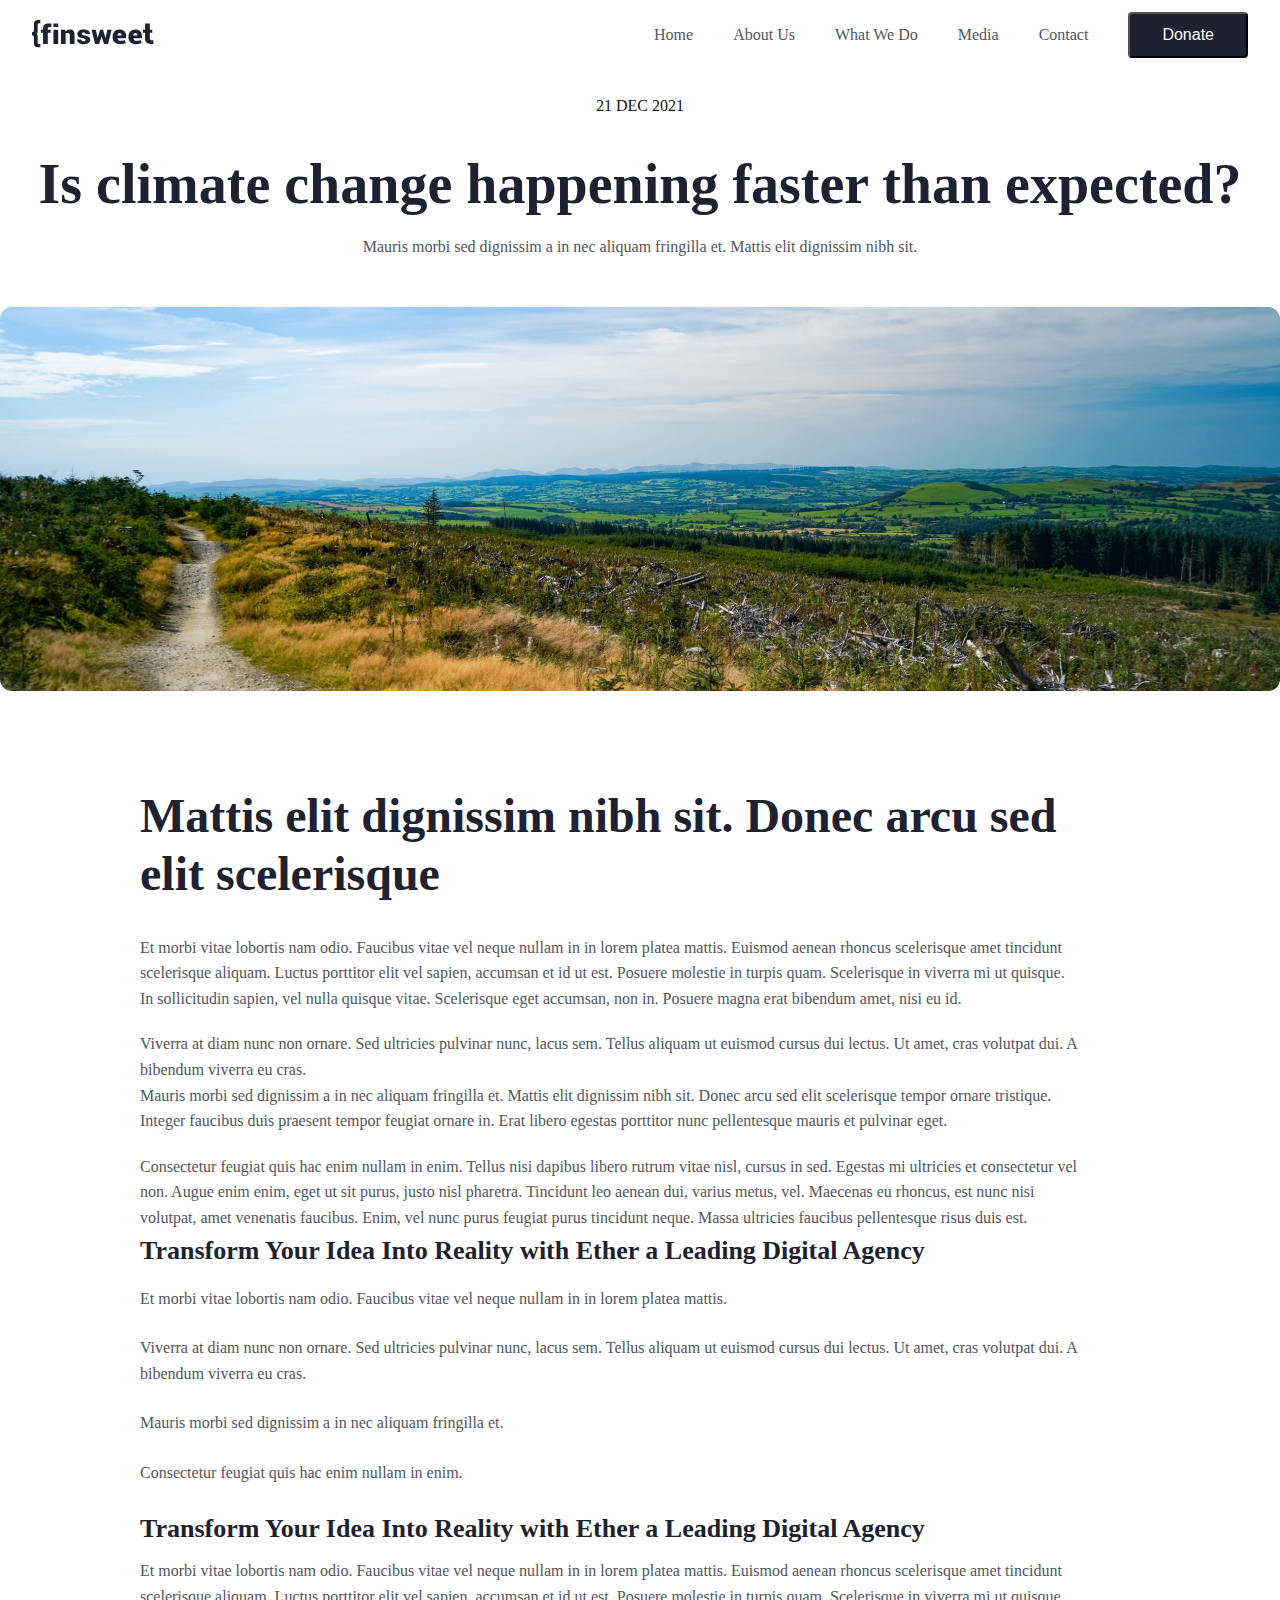
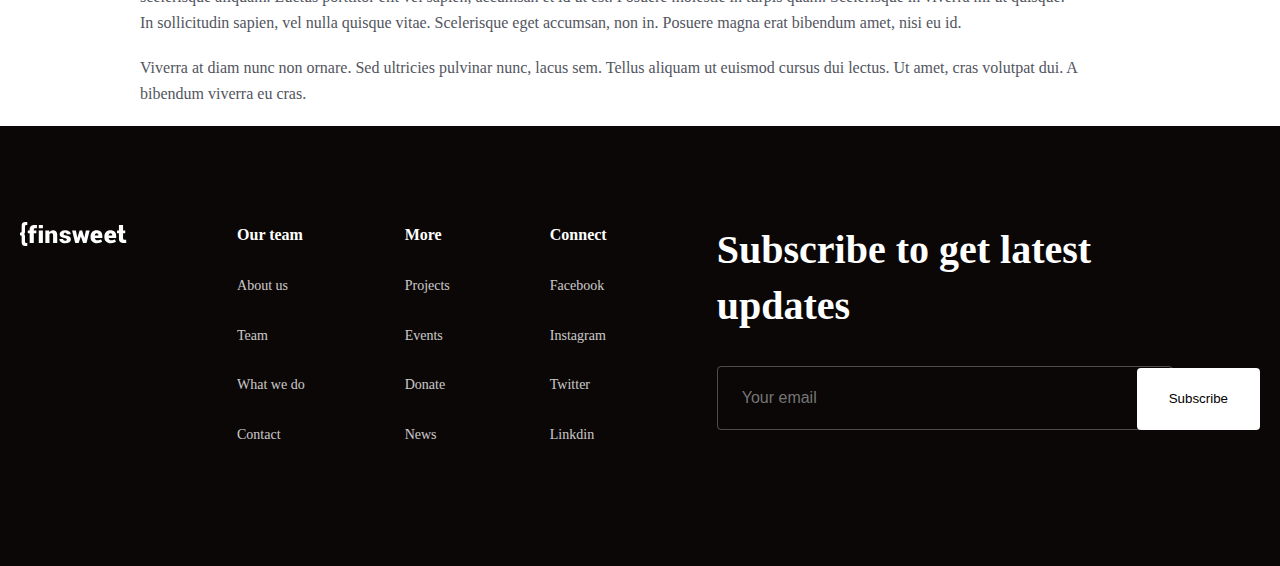
<file: pages/blogread.html>
<!DOCTYPE html>
<html lang="en">
  <head>
    <meta charset="UTF-8" />
    <meta http-equiv="X-UA-Compatible" content="IE=edge" />
    <meta name="viewport" content="width=device-width, initial-scale=1.0" />
    <title>Project</title>
    <link rel="stylesheet" href="../css/blogread.css" />
  </head>
  <body>
    <header>
      <div class="container">
        <nav>
          <a href="#" class="logo">
            <img src="../assets/Logo.svg" alt="photo" />
          </a>
          <div class="nav-items">
            <a href="../index.html" class="nav-links">Home</a>
            <a href="../pages/about.html" class="nav-links">About Us</a>
            <a href="../pages/what-we-do.html" class="nav-links">What We Do</a>
            <a href="../pages/media.html" class="nav-links">Media</a>
            <a href="../pages/contact.html" class="nav-links">Contact</a>
            <button class="nav-btn">
              <a href="../pages/donate.html">Donate</a>
            </button>
          </div>
        </nav>
      </div>
    </header>
    <main>
      <section>
        <div class="container">
          <div class="hero">
            <h3 class="hero-par1">21 DEC 2021</h3>
            <h1 class="hero-par2">
              Is climate change happening faster than expected?
            </h1>
            <p class="hero-text">
              Mauris morbi sed dignissim a in nec aliquam fringilla et. Mattis
              elit dignissim nibh sit.
            </p>
            <img src="../assets/main1-img.png" alt="" />
          </div>
        </div>
      </section>

      <section>
        <div class="container">
          <div class="second-section">
            <div class="p1">
              <h2 class="par1">
                Mattis elit dignissim nibh sit. Donec arcu sed elit scelerisque
              </h2>
              <p class="par1-text1">
                Et morbi vitae lobortis nam odio. Faucibus vitae vel neque
                nullam in in lorem platea mattis. Euismod aenean rhoncus
                scelerisque amet tincidunt scelerisque aliquam. Luctus porttitor
                elit vel sapien, accumsan et id ut est. Posuere molestie in
                turpis quam. Scelerisque in viverra mi ut quisque. In
                sollicitudin sapien, vel nulla quisque vitae. Scelerisque eget
                accumsan, non in. Posuere magna erat bibendum amet, nisi eu id.
              </p>

              <p class="par1-text2">
                Viverra at diam nunc non ornare. Sed ultricies pulvinar nunc,
                lacus sem. Tellus aliquam ut euismod cursus dui lectus. Ut amet,
                cras volutpat dui. A bibendum viverra eu cras.
              </p>
              <p class="par1-text3">
                Mauris morbi sed dignissim a in nec aliquam fringilla et. Mattis
                elit dignissim nibh sit. Donec arcu sed elit scelerisque tempor
                ornare tristique. Integer faucibus duis praesent tempor feugiat
                ornare in. Erat libero egestas porttitor nunc pellentesque
                mauris et pulvinar eget.
              </p>

              <p class="par1-text4">
                Consectetur feugiat quis hac enim nullam in enim. Tellus nisi
                dapibus libero rutrum vitae nisl, cursus in sed. Egestas mi
                ultricies et consectetur vel non. Augue enim enim, eget ut sit
                purus, justo nisl pharetra. Tincidunt leo aenean dui, varius
                metus, vel. Maecenas eu rhoncus, est nunc nisi volutpat, amet
                venenatis faucibus. Enim, vel nunc purus feugiat purus tincidunt
                neque. Massa ultricies faucibus pellentesque risus duis est.
              </p>
            </div>
            <h3 class="par2">
              Transform Your Idea Into Reality with Ether a Leading Digital
              Agency
            </h3>
            <ul>
              <li>
                Et morbi vitae lobortis nam odio. Faucibus vitae vel neque
                nullam in in lorem platea mattis.
              </li>
              <li>
                Viverra at diam nunc non ornare. Sed ultricies pulvinar nunc,
                lacus sem. Tellus aliquam ut euismod cursus dui lectus. Ut amet,
                cras volutpat dui. A bibendum viverra eu cras.
              </li>
              <li>Mauris morbi sed dignissim a in nec aliquam fringilla et.</li>
              <li>Consectetur feugiat quis hac enim nullam in enim.</li>
            </ul>

            <h3 class="par3">
              Transform Your Idea Into Reality with Ether a Leading Digital
              Agency
            </h3>
            <p class="par3-text1">
              Et morbi vitae lobortis nam odio. Faucibus vitae vel neque nullam
              in in lorem platea mattis. Euismod aenean rhoncus scelerisque amet
              tincidunt scelerisque aliquam. Luctus porttitor elit vel sapien,
              accumsan et id ut est. Posuere molestie in turpis quam.
              Scelerisque in viverra mi ut quisque. In sollicitudin sapien, vel
              nulla quisque vitae. Scelerisque eget accumsan, non in. Posuere
              magna erat bibendum amet, nisi eu id.
            </p>

            <p class="par3-text1">
              Viverra at diam nunc non ornare. Sed ultricies pulvinar nunc,
              lacus sem. Tellus aliquam ut euismod cursus dui lectus. Ut amet,
              cras volutpat dui. A bibendum viverra eu cras.
            </p>
          </div>
        </div>
      </section>
    </main>
    <footer>
      <div class="container footer-content">
        <div class="footer1">
          <img src="../assets/Logo(1).svg" alt="" />
        </div>
        <div class="footer2">
          <ul>
            <li class="li1">Our team</li>
            <li><a href="#about">About us</a></li>
            <li><a href="#home">Team</a></li>
            <li><a href="#what-we-do">What we do</a></li>
            <li><a href="#">Contact</a></li>
          </ul>
          <ul>
            <li class="li1">More</li>
            <li><a href="#projects">Projects</a></li>
            <li><a href="#events">Events</a></li>
            <li><a href="#donation">Donate</a></li>
            <li><a href="#news">News</a></li>
          </ul>
          <ul>
            <li class="li1">Connect</li>
            <li><a href="#">Facebook</a></li>
            <li><a href="#">Instagram</a></li>
            <li><a href="#">Twitter</a></li>
            <li><a href="#">Linkdin </a></li>
          </ul>
        </div>
        <div class="footer3">
          <p class="pf1">Subscribe to get latest updates</p>
          <form>
            <div class="field">
              <input type="email" placeholder="Your email" class="input1" />
              <button type="submit" class="input-btn">Subscribe</button>
            </div>
          </form>
        </div>
      </div>
    </footer>
  </body>
</html>
</file>
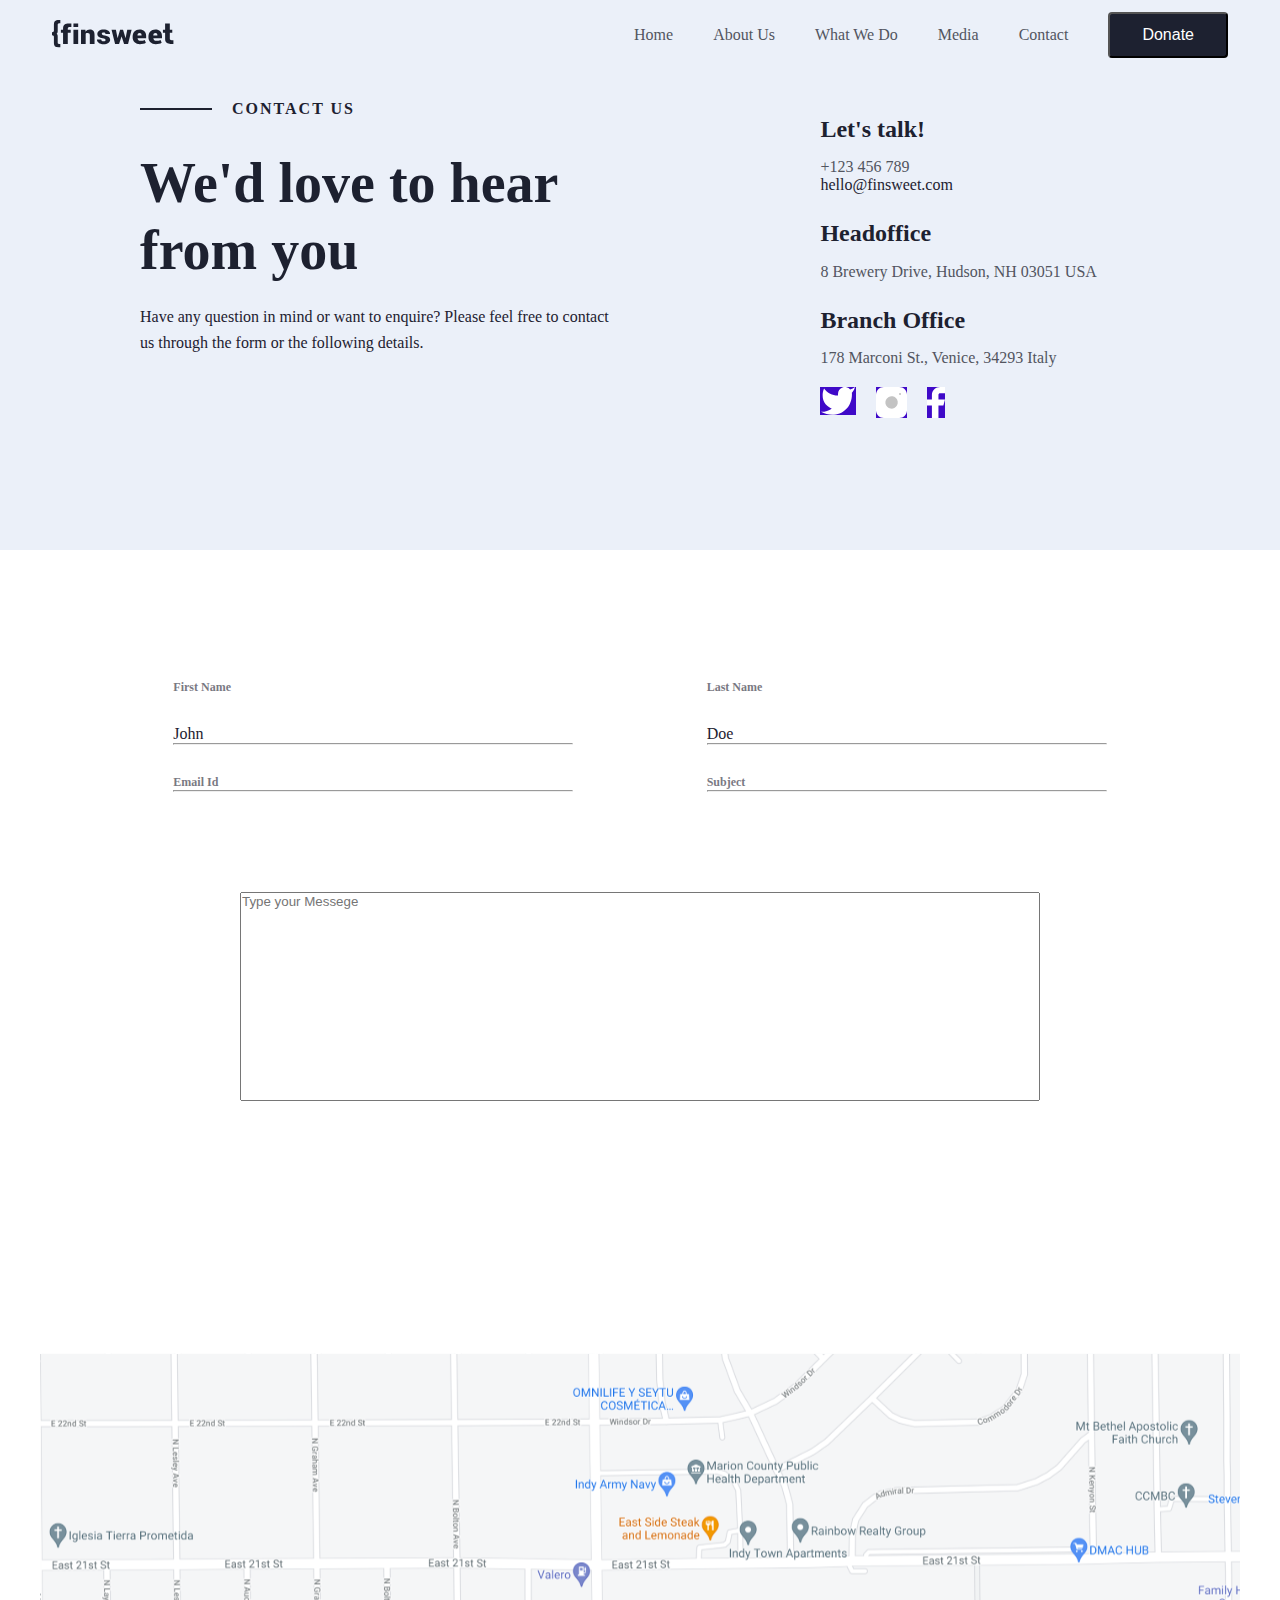
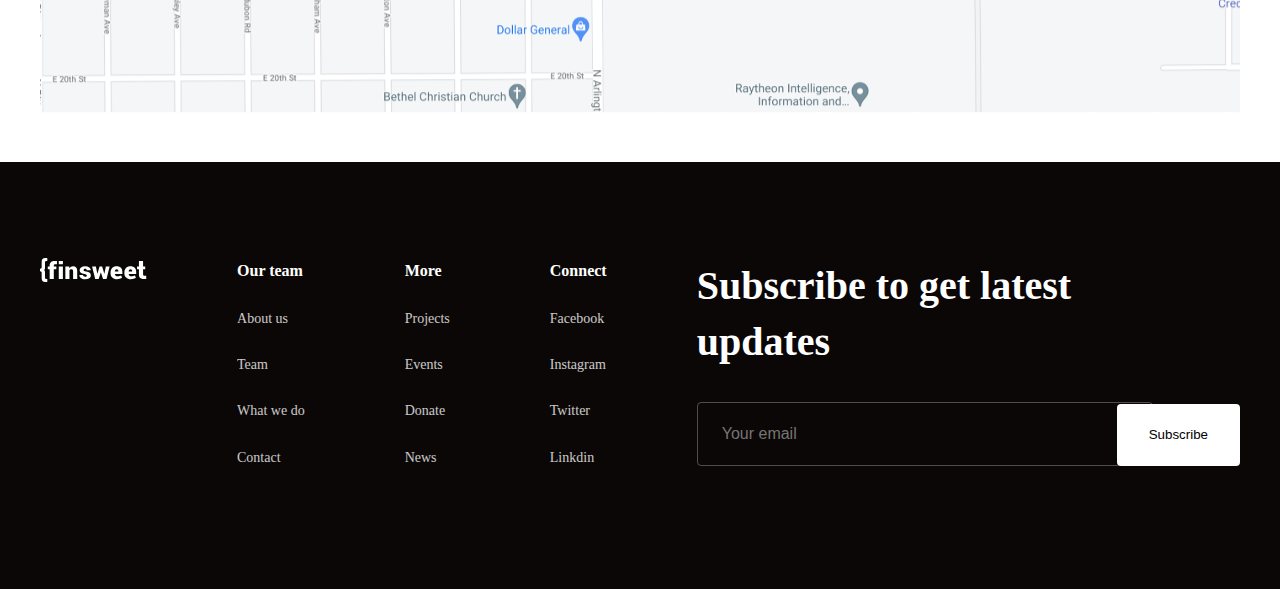
<file: pages/contact.html>
<!DOCTYPE html>
<html lang="en">
  <head>
    <meta charset="UTF-8" />
    <meta name="viewport" content="width=device-width, initial-scale=1.0" />
    <link href="https://unpkg.com/aos@2.3.1/dist/aos.css" rel="stylesheet" />
    <link rel="stylesheet" href="../css/contact.css" />
    <title>Git hub da jamoa bo'lib ishlash</title>
  </head>

  <body>
    <header>
      <div class="container">
        <nav>
          <a href="#" class="logo">
            <img src="../assets/Logo.svg" alt="photo" />
          </a>
          <div class="nav-items">
            <a href="../index.html" class="nav-links">Home</a>
            <a href="../pages/about.html" class="nav-links">About Us</a>
            <a href="../pages/what-we-do.html" class="nav-links">What We Do</a>
            <a href="../pages/media.html" class="nav-links">Media</a>
            <a href="../pages/contact.html" class="nav-links">Contact</a>
            <button class="nav-btn">
              <a href="../pages/donate.html">Donate</a>
            </button>
          </div>
        </nav>
      </div>
    </header>
    <header>
      <div class="container">
        <div class="section">
          <div class="section__left">
            <div class="section__about">
              <img src="../assets/Line.svg" alt="Line.svg" />
              <p class="section__p_1">Contact us</p>
            </div>
            <h1 class="section__left__h1">We'd love to hear from you</h1>
            <p class="section__left__p">
              Have any question in mind or want to enquire? Please feel free to
              contact us through the form or the following details.
            </p>
          </div>
          <div class="section__right">
            <h2 class="section__right__h2">Let's talk!</h2>
            <p class="section__right__p">
              +123 456 789
              <a href="#">hello@finsweet.com</a>
            </p>
            <h2 class="section__right__h2">Headoffice</h2>
            <p class="section__right__p">
              8 Brewery Drive, Hudson, NH 03051 USA
            </p>
            <h2 class="section__right__h2">Branch Office</h2>
            <p class="section__right__p">
              178 Marconi St., Venice, 34293 Italy
            </p>
            <div class="sayt">
              <a href="#"
                ><img src="../assets/Twiter.svg" alt="Twiter.svg"
              /></a>
              <a href="#"
                ><img src="../assets/Instagram.svg" alt="Instagram.svg"
              /></a>
              <a href="#"
                ><img src="../assets/Facebook.svg" alt="Facebook.svg"
              /></a>
            </div>
          </div>
        </div>
      </div>
    </header>

    <div class="container">
      <div class="card">
        <div class="card__left">
          <h4 class="card__left__h4">First Name</h4>
          <p class="card__left__p">John</p>
          <hr class="card__left__hr" />
          <h4 class="card__left__h4">
            Email Id
            <!-- <a href="#" johndoe@gmail.com></a> -->
          </h4>
          <a href="#" johndoe@gmail.com></a>
          <!-- <p>
                    <a href="#" johndoe@gmail.com></a>
                </p> -->
          <hr class="card__left__hr" />
        </div>
        <div class="card__right">
          <h4 class="card__right__h4">Last Name</h4>
          <p class="card__right__p">Doe</p>
          <hr class="card__right__hr" />
          <h4 class="card__right__h4">Subject</h4>

          <hr class="card__right__hr" />
        </div>
      </div>
    </div>
    <div class="container">
      <!-- <form action="saythaqida"> -->
      <label for="">
        <input placeholder="Type your Messege" type="text" class="input2" />
      </label>

      <!-- </form> -->
    </div>
    <div class="container">
      <div
        class="buttom"
        data-aos="fade-right"
        data-aos-offset="300"
        data-aos-easing="ease-in-sine"
      >
        >
        <button class="bttn">Send message</button>
      </div>
    </div>
    <section>
      <div class="container">
        <img class="map__img" src="../assets/Map.svg" alt="Map.svg" />
      </div>
    </section>
    <footer>
      <div class="container footer-content">
        <div class="footer1">
          <img src="../assets/Logo(1).svg" alt="" />
        </div>
        <div class="footer2">
          <ul>
            <li class="li1">Our team</li>
            <li><a href="#about">About us</a></li>
            <li><a href="#home">Team</a></li>
            <li><a href="#what-we-do">What we do</a></li>
            <li><a href="#">Contact</a></li>
          </ul>
          <ul>
            <li class="li1">More</li>
            <li><a href="#projects">Projects</a></li>
            <li><a href="#events">Events</a></li>
            <li><a href="#donation">Donate</a></li>
            <li><a href="#news">News</a></li>
          </ul>
          <ul>
            <li class="li1">Connect</li>
            <li><a href="#">Facebook</a></li>
            <li><a href="#">Instagram</a></li>
            <li><a href="#">Twitter</a></li>
            <li><a href="#">Linkdin </a></li>
          </ul>
        </div>
        <div class="footer3">
          <p class="pf1">Subscribe to get latest updates</p>
          <form>
            <div class="field">
              <input type="email" placeholder="Your email" class="input1" />
              <button type="submit" class="input-btn">Subscribe</button>
            </div>
          </form>
        </div>
      </div>
    </footer>
    <script src="https://unpkg.com/aos@2.3.1/dist/aos.js"></script>
    <script>
      AOS.init();
    </script>
  </body>
</html>
</file>
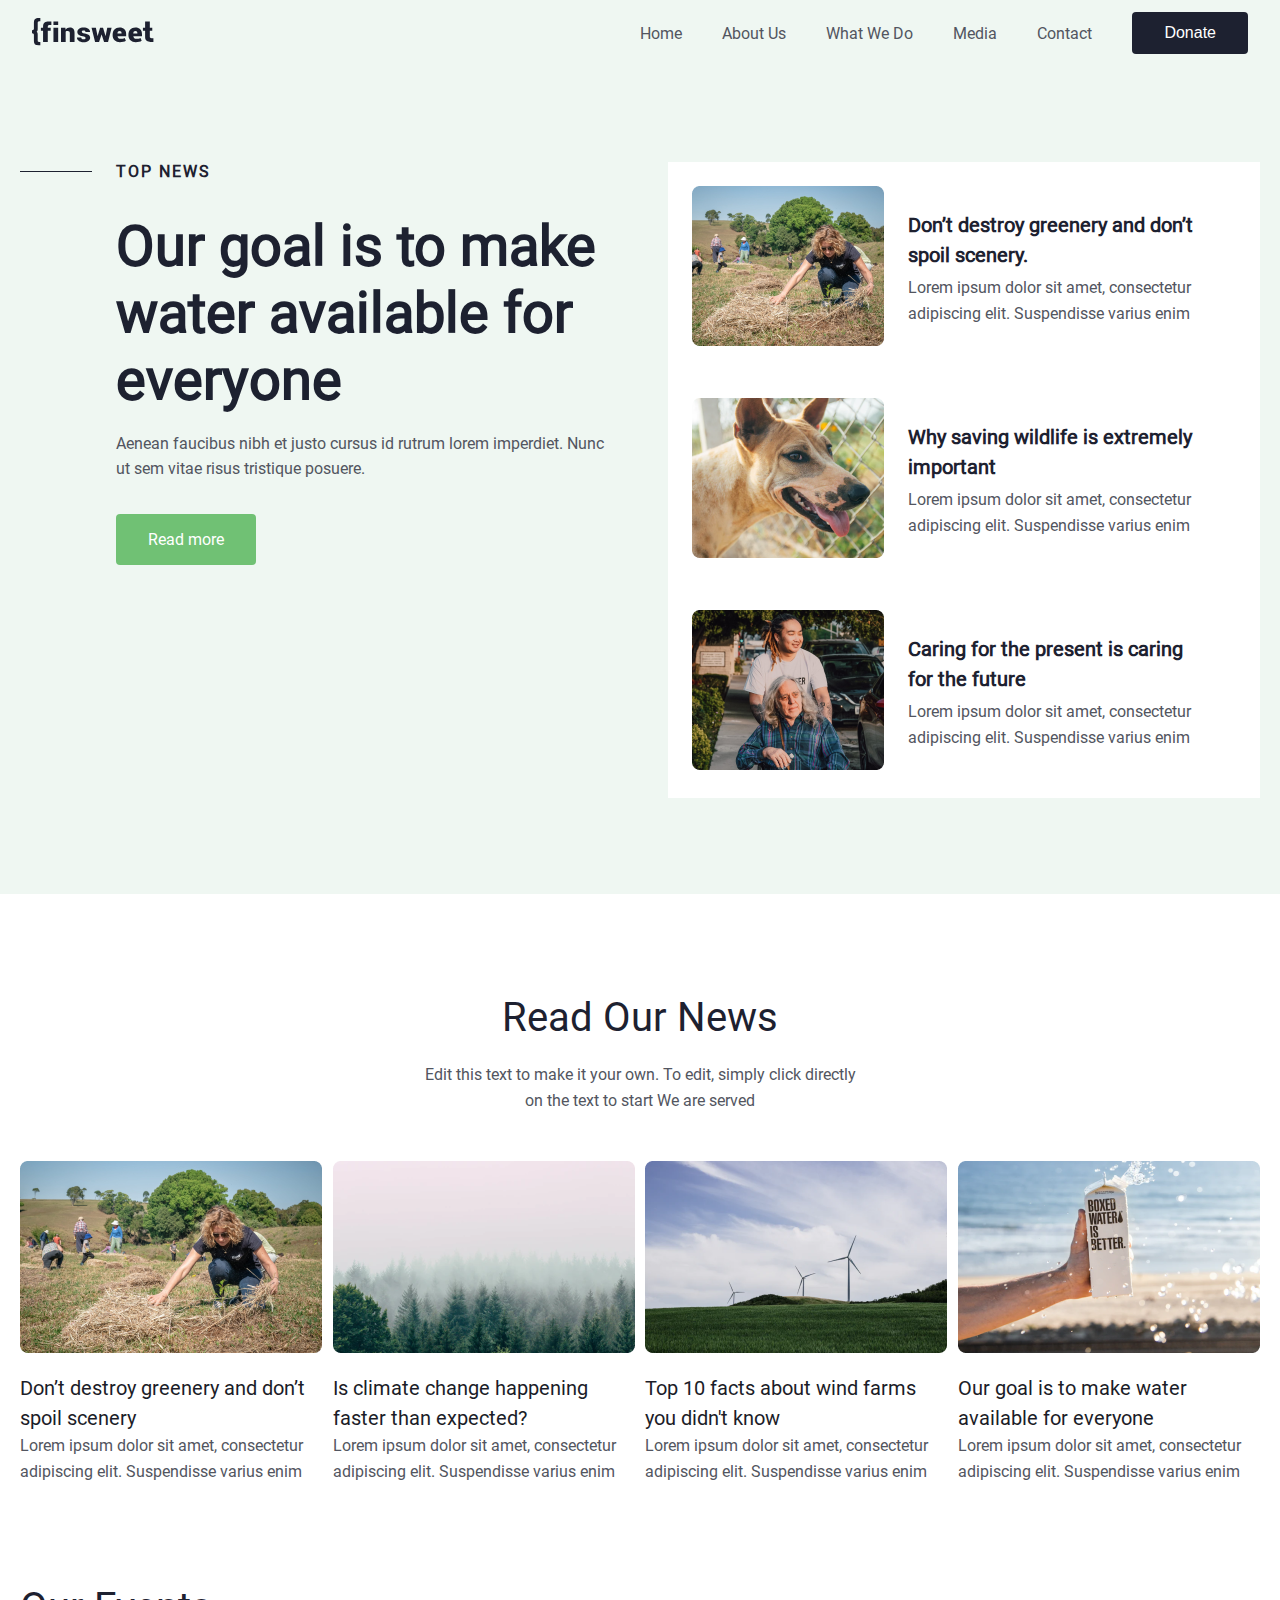
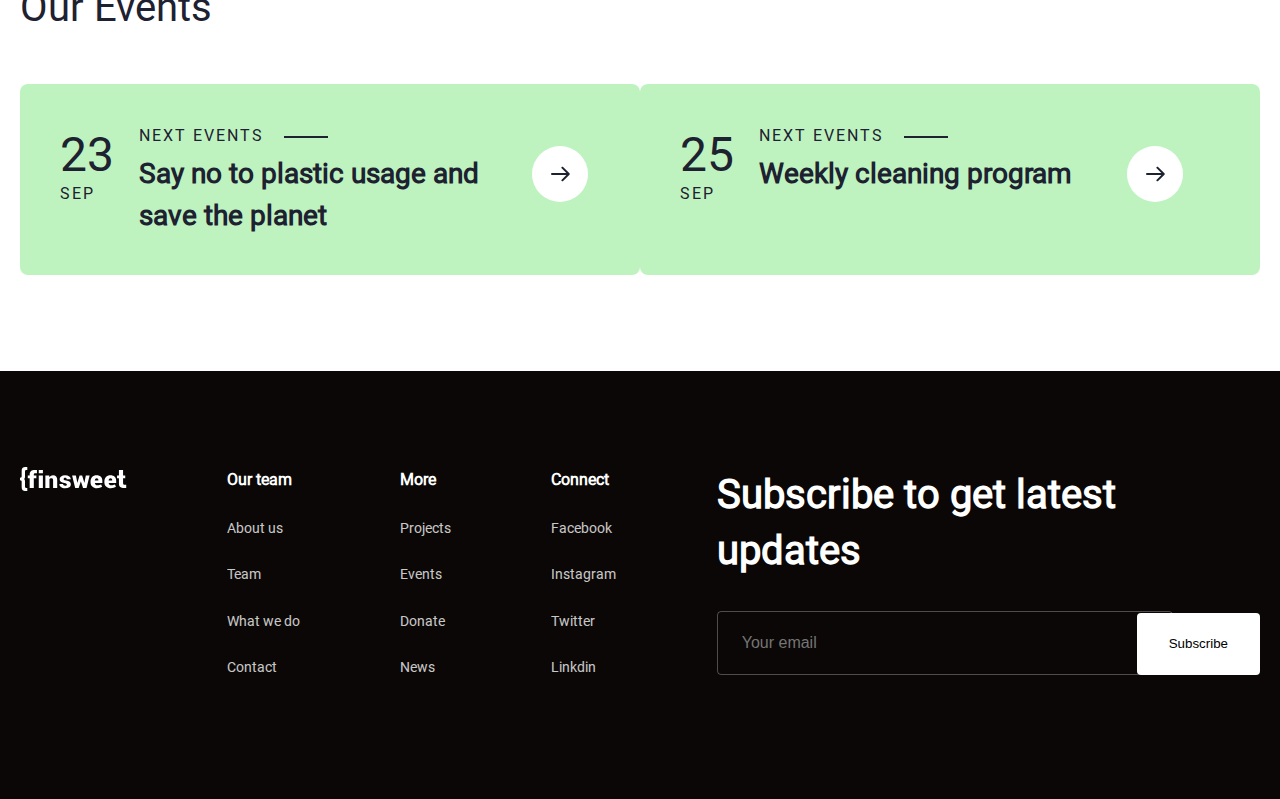
<file: pages/media.html>
<!DOCTYPE html>
<html lang="en">
  <head>
    <meta charset="UTF-8" />
    <meta name="viewport" content="width=device-width, initial-scale=1.0" />
    <title>Document</title>
    <link rel="stylesheet" href="../css/media.css" />
  </head>
  <body>
    <header>
      <div class="container">
        <nav>
          <a href="#" class="logo">
            <img src="../assets/Logo.svg" alt="photo" />
          </a>
          <div class="nav-items">
            <a href="../index.html" class="nav-links">Home</a>
            <a href="../pages/about.html" class="nav-links">About Us</a>
            <a href="../pages/what-we-do.html" class="nav-links">What We Do</a>
            <a href="../pages/media.html" class="nav-links">Media</a>
            <a href="../pages/contact.html" class="nav-links">Contact</a>
            <button class="nav-btn">
              <a href="../pages/donate.html">Donate</a>
            </button>
          </div>
        </nav>
      </div>
    </header>
    <main>
      <section class="news">
        <div class="container news-content">
          <div class="dm2">
            <div class="dm1">
              <span class="line2"></span>
              <p class="pm1">Top news</p>
            </div>
            <div class="dm3">
              <p class="pm2">
                Our goal is to make water available for everyone
              </p>
              <p class="pm3">
                Aenean faucibus nibh et justo cursus id rutrum lorem imperdiet.
                Nunc ut sem vitae risus tristique posuere.
              </p>
              <button class="pm4">
                <a href="../pages/projectread.html">Read more</a>
              </button>
            </div>
          </div>
          <div class="dm4">
            <div class="dm5">
              <div class="media-image">
                <img src="../assets/img43.png" alt="" />
              </div>
              <div class="dm6">
                <p class="pm5">
                  Don’t destroy greenery and don’t spoil scenery.
                </p>
                <p class="pm6">
                  Lorem ipsum dolor sit amet, consectetur adipiscing elit.
                  Suspendisse varius enim
                </p>
              </div>
            </div>
            <div class="dm5">
              <div class="media-image">
                <img src="../assets/img44.png" alt="" />
              </div>
              <div class="dm6">
                <p class="pm5">Why saving wildlife is extremely important</p>
                <p class="pm6">
                  Lorem ipsum dolor sit amet, consectetur adipiscing elit.
                  Suspendisse varius enim
                </p>
              </div>
            </div>
            <div class="dm5">
              <div class="media-image">
                <img src="../assets/img45.png" alt="" />
              </div>
              <div class="dm6">
                <p class="pm5">
                  Caring for the present is caring for the future
                </p>
                <p class="pm6">
                  Lorem ipsum dolor sit amet, consectetur adipiscing elit.
                  Suspendisse varius enim
                </p>
              </div>
            </div>
          </div>
        </div>
      </section>
      <section class="articles" id="news">
        <div class="container articles-content">
          <div class="articles1">
            <p class="p21">Read Our News</p>
            <p class="particles1">
              Edit this text to make it your own. To edit, simply click directly
              on the text to start We are served
            </p>
          </div>
          <div class="news-cards">
            <div class="news-card">
              <div class="card-image">
                <img src="../assets/img21.png" alt="" />
              </div>
              <div class="d22">
                <a href="#" class="p22"
                  >Don’t destroy greenery and don’t spoil scenery</a
                >
              </div>
              <p class="p23">
                Lorem ipsum dolor sit amet, consectetur adipiscing elit.
                Suspendisse varius enim
              </p>
            </div>
            <div class="news-card">
              <div class="card-image">
                <img src="../assets/img22.png" alt="" />
              </div>
              <div class="d22">
                <a href="#" class="p22"
                  >Is climate change happening faster than expected?</a
                >
              </div>
              <p class="p23">
                Lorem ipsum dolor sit amet, consectetur adipiscing elit.
                Suspendisse varius enim
              </p>
            </div>
            <div class="news-card">
              <div class="card-image">
                <img src="../assets/img23.png" alt="" />
              </div>
              <div class="d22">
                <a href="#" class="p22"
                  >Top 10 facts about wind farms you didn't know</a
                >
              </div>
              <p class="p23">
                Lorem ipsum dolor sit amet, consectetur adipiscing elit.
                Suspendisse varius enim
              </p>
            </div>
            <div class="news-card">
              <div class="card-image">
                <img src="../assets/img24.png" alt="" />
              </div>
              <div class="d22">
                <a href="#" class="p22"
                  >Our goal is to make water available for everyone</a
                >
              </div>
              <p class="p23">
                Lorem ipsum dolor sit amet, consectetur adipiscing elit.
                Suspendisse varius enim
              </p>
            </div>
          </div>
        </div>
      </section>
      <section class="events" id="events">
        <div class="container events-content">
          <p class="p24">Our Events</p>
          <div class="d28">
            <div class="d23">
              <div class="d24">
                <p class="p25">23</p>
                <p class="p26">SEP</p>
              </div>
              <div class="d25">
                <div class="d27">
                  <p class="p27">Next Events</p>
                  <span class="line5"></span>
                </div>
                <p class="p28">Say no to plastic usage and save the planet</p>
              </div>
              <div class="d26">
                <img src="../assets/img25.svg" alt="" />
              </div>
            </div>
            <div class="d23">
              <div class="d24">
                <p class="p25">25</p>
                <p class="p26">SEP</p>
              </div>
              <div class="d25">
                <div class="d27">
                  <p class="p27">Next Events</p>
                  <span class="line5"></span>
                </div>
                <p class="p28">Weekly cleaning program</p>
              </div>
              <div class="d26" id="d26">
                <img src="../assets/img25.svg" alt="" />
              </div>
            </div>
          </div>
        </div>
      </section>
    </main>
    <footer>
      <div class="container footer-content">
        <div class="footer1">
          <img src="../assets/Logo(1).svg" alt="" />
        </div>
        <div class="footer2">
          <ul>
            <li class="li1">Our team</li>
            <li><a href="#about">About us</a></li>
            <li><a href="#home">Team</a></li>
            <li><a href="#what-we-do">What we do</a></li>
            <li><a href="#">Contact</a></li>
          </ul>
          <ul>
            <li class="li1">More</li>
            <li><a href="#projects">Projects</a></li>
            <li><a href="#events">Events</a></li>
            <li><a href="#donation">Donate</a></li>
            <li><a href="#news">News</a></li>
          </ul>
          <ul>
            <li class="li1">Connect</li>
            <li><a href="#">Facebook</a></li>
            <li><a href="#">Instagram</a></li>
            <li><a href="#">Twitter</a></li>
            <li><a href="#">Linkdin </a></li>
          </ul>
        </div>
        <div class="footer3">
          <p class="pf1">Subscribe to get latest updates</p>
          <form>
            <div class="field">
              <input type="email" placeholder="Your email" class="input1" />
              <button type="submit" class="input-btn">Subscribe</button>
            </div>
          </form>
        </div>
      </div>
    </footer>
  </body>
</html>
</file>
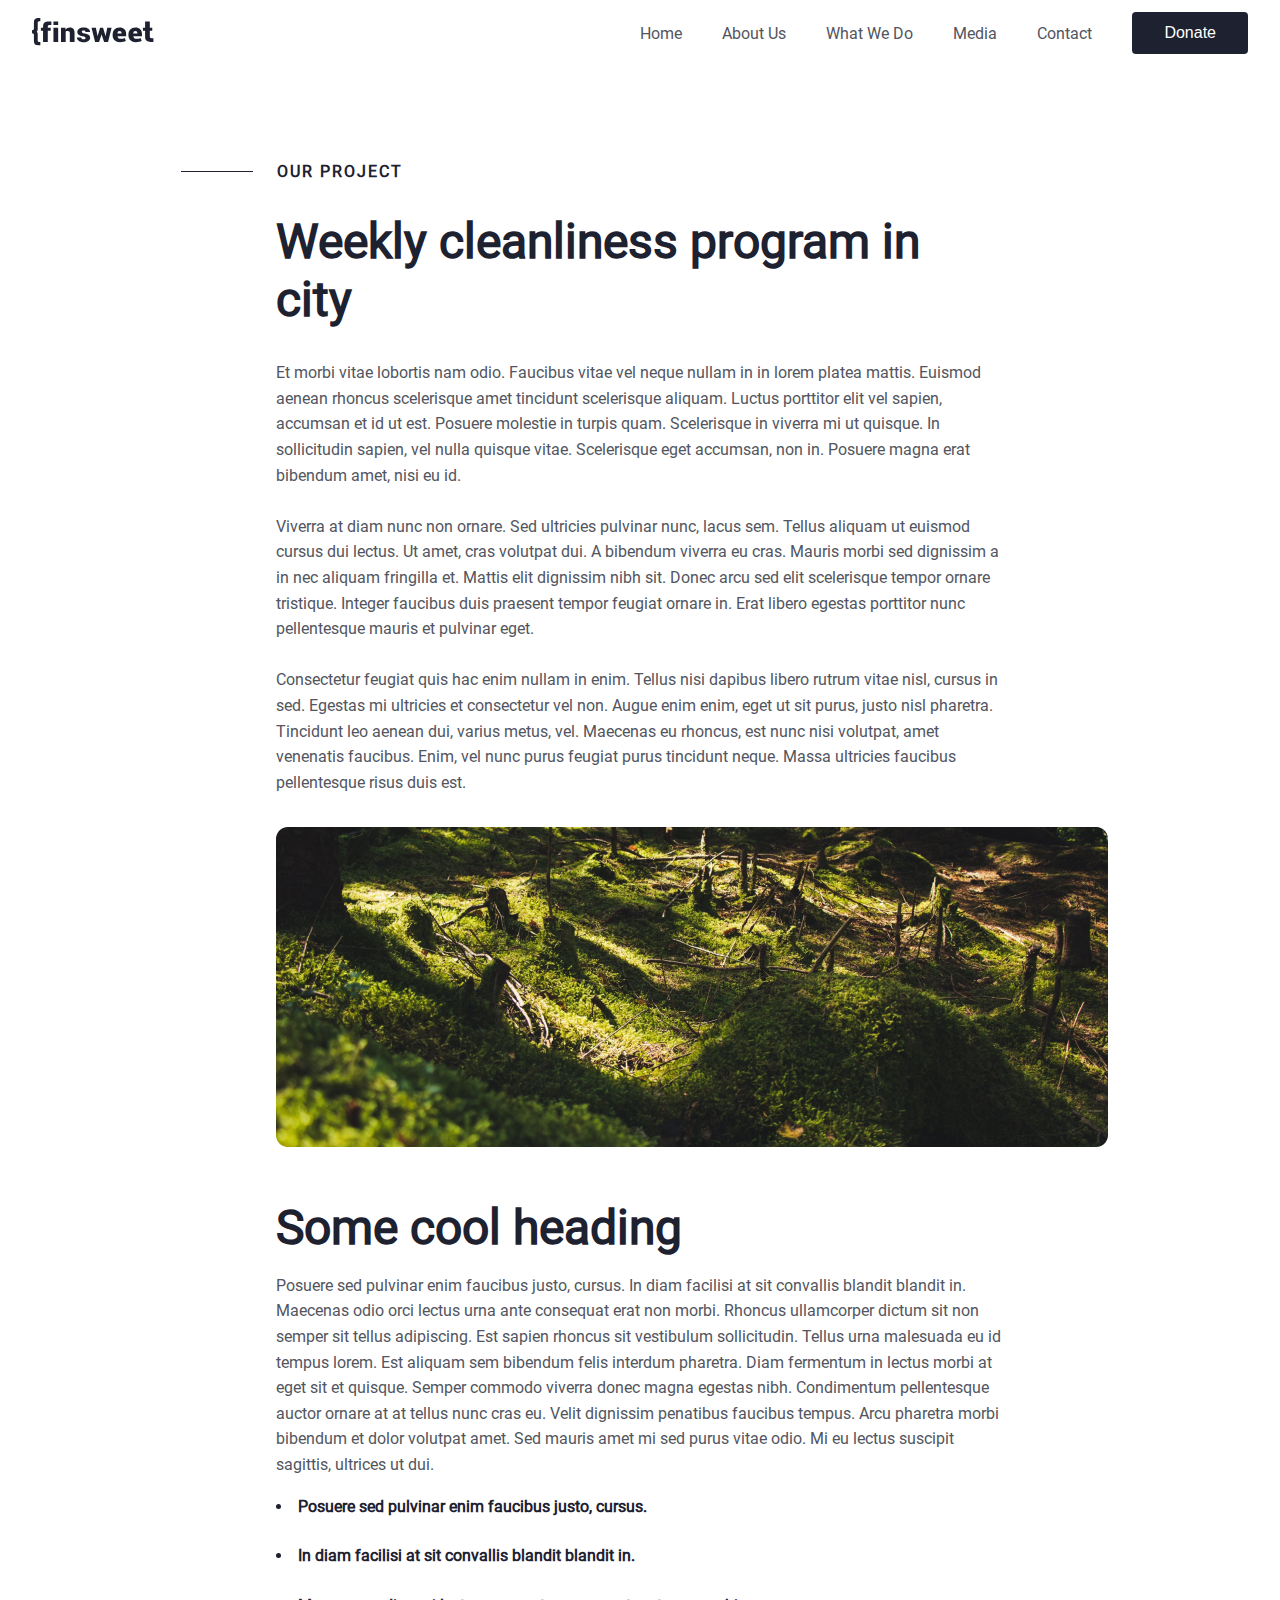
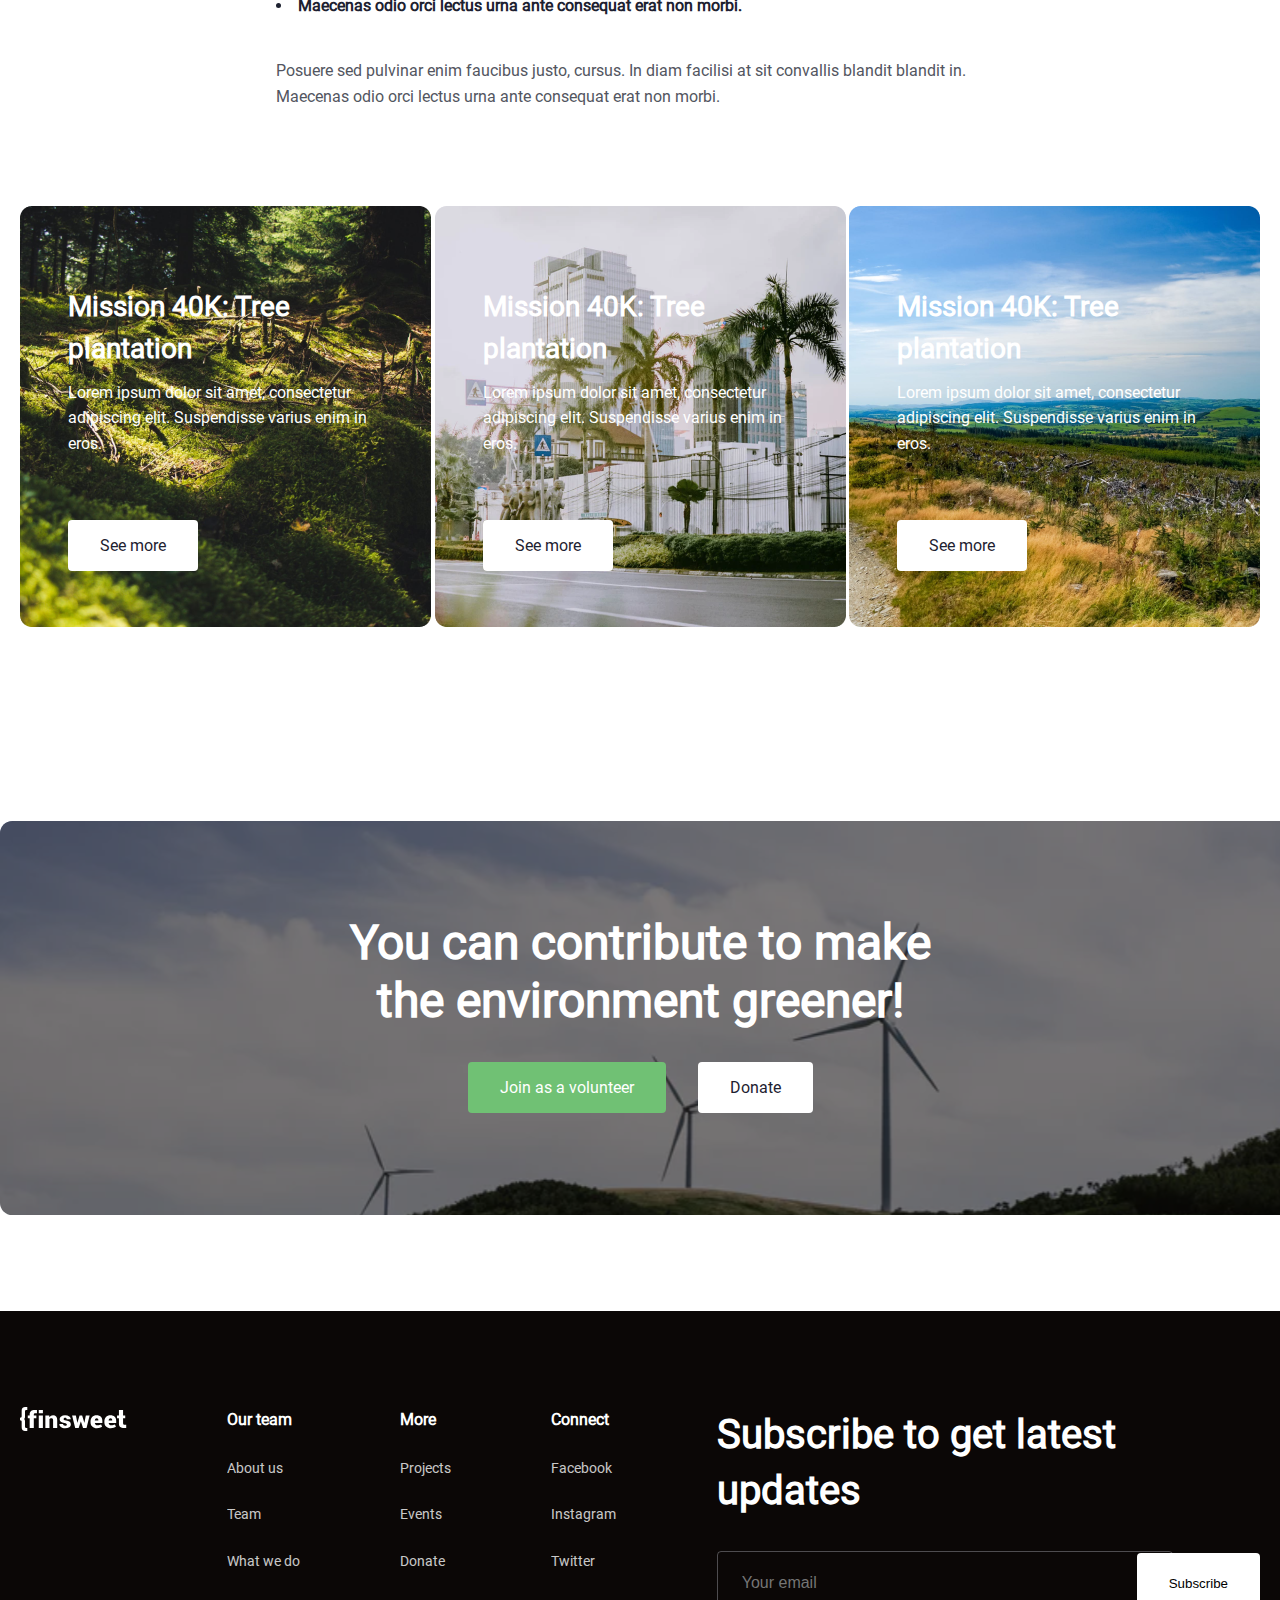
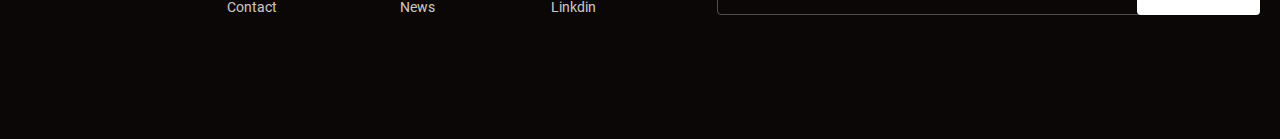
<file: pages/projectread.html>
<!DOCTYPE html>
<html lang="en">
  <head>
    <meta charset="UTF-8" />
    <meta name="viewport" content="width=device-width, initial-scale=1.0" />
    <title>Document</title>
    <link rel="stylesheet" href="../css/projectread.css" />
  </head>
  <body>
    <header>
      <div class="container">
        <nav>
          <a href="#" class="logo">
            <img src="../assets/Logo.svg" alt="photo" />
          </a>
          <div class="nav-items">
            <a href="../index.html" class="nav-links">Home</a>
            <a href="../pages/about.html" class="nav-links">About Us</a>
            <a href="../pages/what-we-do.html" class="nav-links">What We Do</a>
            <a href="../pages/media.html" class="nav-links">Media</a>
            <a href="../pages/contact.html" class="nav-links">Contact</a>
            <button class="nav-btn">
              <a href="../pages/donate.html">Donate</a>
            </button>
          </div>
        </nav>
      </div>
    </header>
    <section class="project1">
      <div class="container project1-content">
        <span class="line2"></span>
        <p class="pp1">Our project</p>
      </div>
    </section>
    <section class="about">
      <div class="container about-content">
        <p class="pr3">Weekly cleanliness program in city</p>
        <p class="pr4">
          Et morbi vitae lobortis nam odio. Faucibus vitae vel neque nullam in
          in lorem platea mattis. Euismod aenean rhoncus scelerisque amet
          tincidunt scelerisque aliquam. Luctus porttitor elit vel sapien,
          accumsan et id ut est. Posuere molestie in turpis quam. Scelerisque in
          viverra mi ut quisque. In sollicitudin sapien, vel nulla quisque
          vitae. Scelerisque eget accumsan, non in. Posuere magna erat bibendum
          amet, nisi eu id. <br />
          <br />
          Viverra at diam nunc non ornare. Sed ultricies pulvinar nunc, lacus
          sem. Tellus aliquam ut euismod cursus dui lectus. Ut amet, cras
          volutpat dui. A bibendum viverra eu cras. Mauris morbi sed dignissim a
          in nec aliquam fringilla et. Mattis elit dignissim nibh sit. Donec
          arcu sed elit scelerisque tempor ornare tristique. Integer faucibus
          duis praesent tempor feugiat ornare in. Erat libero egestas porttitor
          nunc pellentesque mauris et pulvinar eget. <br /><br />
          Consectetur feugiat quis hac enim nullam in enim. Tellus nisi dapibus
          libero rutrum vitae nisl, cursus in sed. Egestas mi ultricies et
          consectetur vel non. Augue enim enim, eget ut sit purus, justo nisl
          pharetra. Tincidunt leo aenean dui, varius metus, vel. Maecenas eu
          rhoncus, est nunc nisi volutpat, amet venenatis faucibus. Enim, vel
          nunc purus feugiat purus tincidunt neque. Massa ultricies faucibus
          pellentesque risus duis est.
        </p>
        <img src="../assets/img49.png" alt="" />
        <p class="pr6">Some cool heading</p>
        <p class="pr5">
          Posuere sed pulvinar enim faucibus justo, cursus. In diam facilisi at
          sit convallis blandit blandit in. Maecenas odio orci lectus urna ante
          consequat erat non morbi. Rhoncus ullamcorper dictum sit non semper
          sit tellus adipiscing. Est sapien rhoncus sit vestibulum sollicitudin.
          Tellus urna malesuada eu id tempus lorem. Est aliquam sem bibendum
          felis interdum pharetra. Diam fermentum in lectus morbi at eget sit et
          quisque. Semper commodo viverra donec magna egestas nibh. Condimentum
          pellentesque auctor ornare at at tellus nunc cras eu. Velit dignissim
          penatibus faucibus tempus. Arcu pharetra morbi bibendum et dolor
          volutpat amet. Sed mauris amet mi sed purus vitae odio. Mi eu lectus
          suscipit sagittis, ultrices ut dui.
        </p>
        <ul>
          <li>Posuere sed pulvinar enim faucibus justo, cursus.</li>
          <li>In diam facilisi at sit convallis blandit blandit in.</li>
          <li>Maecenas odio orci lectus urna ante consequat erat non morbi.</li>
        </ul>
        <p class="pr5">
          Posuere sed pulvinar enim faucibus justo, cursus. In diam facilisi at
          sit convallis blandit blandit in. Maecenas odio orci lectus urna ante
          consequat erat non morbi.
        </p>
      </div>
    </section>
    <section project1>
      <div class="container project1">
        <div class="cards">
          <div class="card1">
            <p class="p15">Mission 40K: Tree plantation</p>
            <p class="p16">
              Lorem ipsum dolor sit amet, consectetur adipiscing elit.
              Suspendisse varius enim in eros.
            </p>
            <button class="card-btn">See more</button>
          </div>
          <div class="card2">
            <p class="p15">Mission 40K: Tree plantation</p>
            <p class="p16">
              Lorem ipsum dolor sit amet, consectetur adipiscing elit.
              Suspendisse varius enim in eros.
            </p>
            <button class="card-btn">See more</button>
          </div>
          <div class="card3">
            <p class="p15">Mission 40K: Tree plantation</p>
            <p class="p16">
              Lorem ipsum dolor sit amet, consectetur adipiscing elit.
              Suspendisse varius enim in eros.
            </p>
            <button class="card-btn">See more</button>
          </div>
        </div>
      </div>
    </section>
    <section class="contribution">
      <div class="container contribution-content">
        <p class="p20">You can contribute to make the environment greener!</p>
        <div class="d21">
          <button class="btn1"><a href="#">Join as a volunteer</a></button>
          <button class="btn2"><a href="#">Donate</a></button>
        </div>
      </div>
    </section>
    <footer>
      <div class="container footer-content">
        <div class="footer1">
          <img src="../assets/Logo(1).svg" alt="" />
        </div>
        <div class="footer2">
          <ul>
            <li class="li1">Our team</li>
            <li><a href="#about">About us</a></li>
            <li><a href="#home">Team</a></li>
            <li><a href="#what-we-do">What we do</a></li>
            <li><a href="#">Contact</a></li>
          </ul>
          <ul>
            <li class="li1">More</li>
            <li><a href="#projects">Projects</a></li>
            <li><a href="#events">Events</a></li>
            <li><a href="#donation">Donate</a></li>
            <li><a href="#news">News</a></li>
          </ul>
          <ul>
            <li class="li1">Connect</li>
            <li><a href="#">Facebook</a></li>
            <li><a href="#">Instagram</a></li>
            <li><a href="#">Twitter</a></li>
            <li><a href="#">Linkdin </a></li>
          </ul>
        </div>
        <div class="footer3">
          <p class="pf1">Subscribe to get latest updates</p>
          <form>
            <div class="field">
              <input type="email" placeholder="Your email" class="input1" />
              <button type="submit" class="input-btn">Subscribe</button>
            </div>
          </form>
        </div>
      </div>
    </footer>
  </body>
</html>
</file>
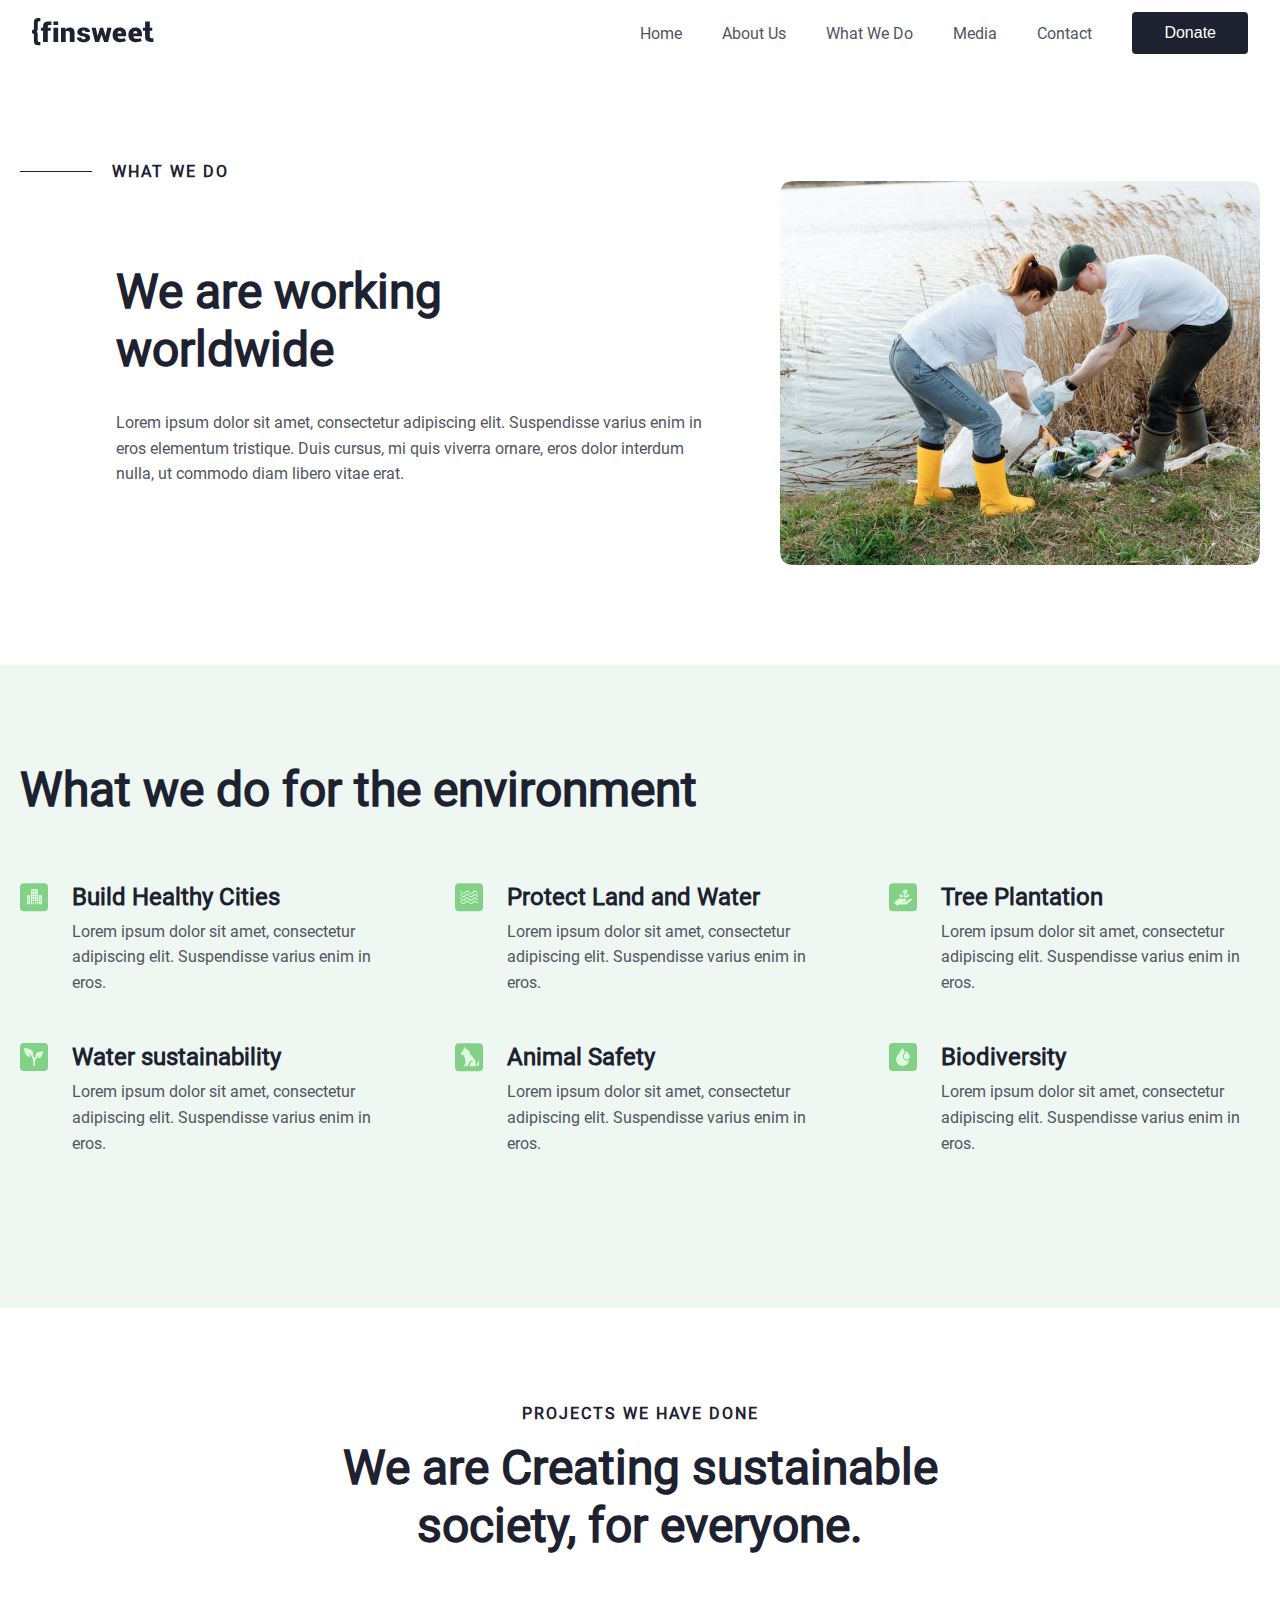
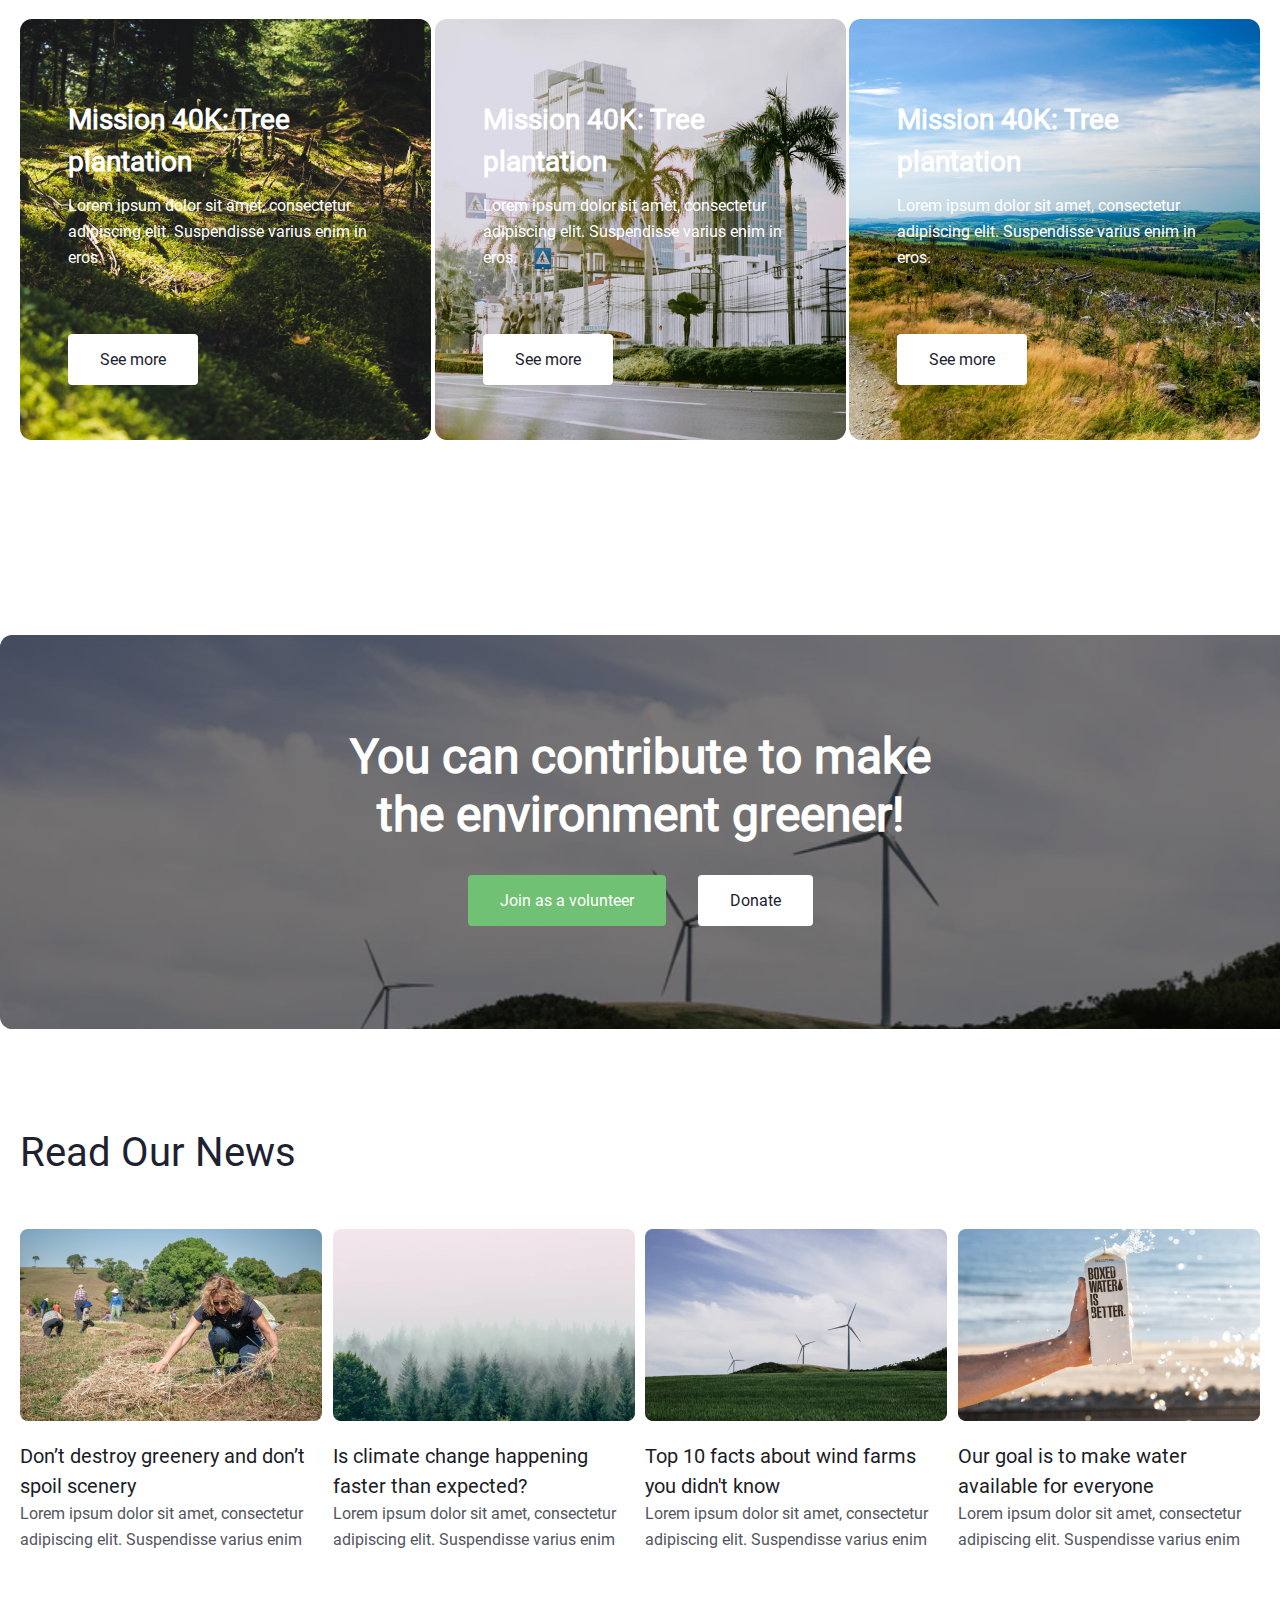
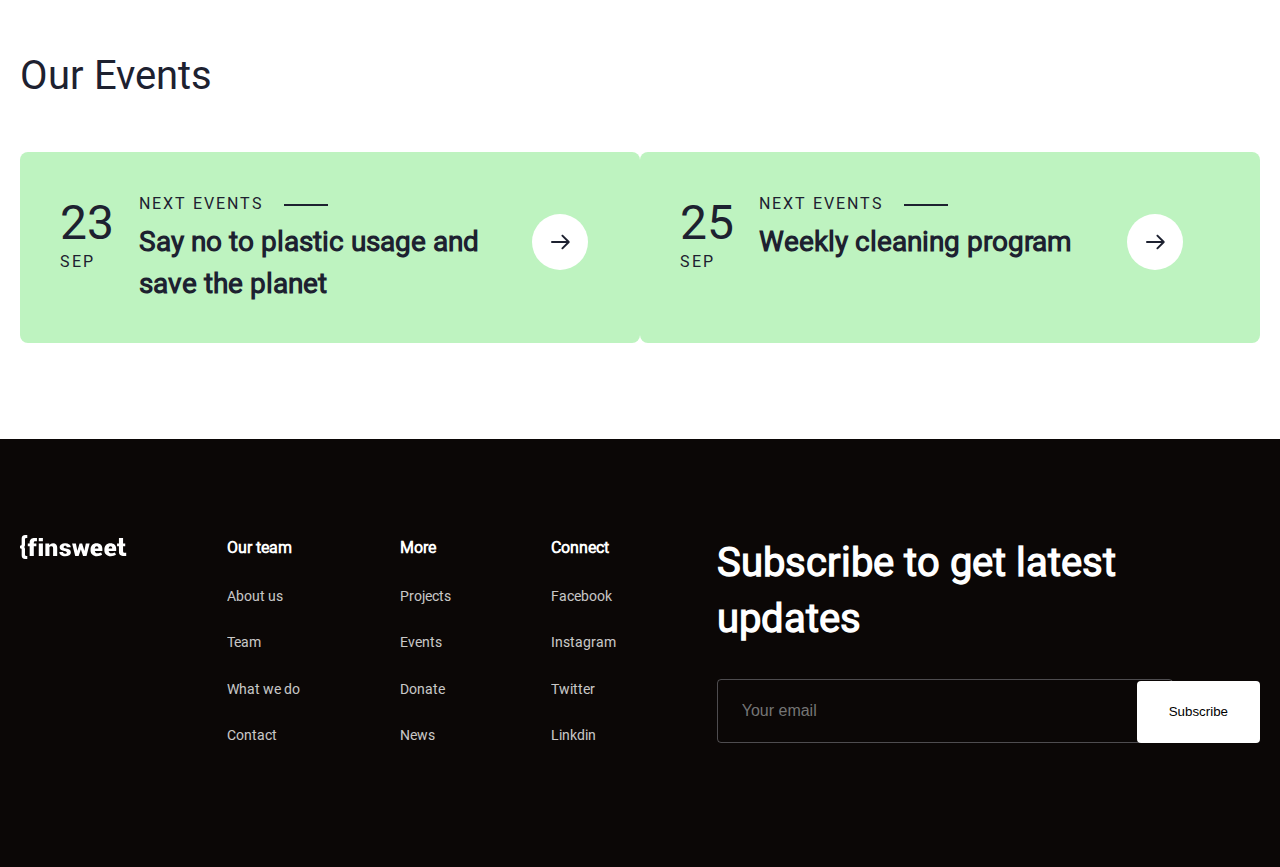
<file: pages/what-we-do.html>
<!DOCTYPE html>
<html lang="en">
  <head>
    <meta charset="UTF-8" />
    <meta name="viewport" content="width=device-width, initial-scale=1.0" />
    <title>Document</title>
    <link rel="stylesheet" href="../css/what-we-do.css" />
  </head>
  <body>
    <header>
      <div class="container">
        <nav>
          <a href="#" class="logo">
            <img src="../assets/Logo.svg" alt="photo" />
          </a>
          <div class="nav-items">
            <a href="../index.html" class="nav-links">Home</a>
            <a href="../pages/about.html" class="nav-links">About Us</a>
            <a href="../pages/what-we-do.html" class="nav-links">What We Do</a>
            <a href="../pages/media.html" class="nav-links">Media</a>
            <a href="../pages/contact.html" class="nav-links">Contact</a>
            <button class="nav-btn">
              <a href="../pages/donate.html">Donate</a>
            </button>
          </div>
        </nav>
      </div>
    </header>
    <main>
      <section class="what-we-do" id="what-we-do">
        <div class="container what-we-do-content">
          <div class="d10">
            <span class="line4"></span>
            <p class="p9">What we do</p>
          </div>
          <div class="d11">
            <div class="d12">
              <p class="p10">We are working worldwide</p>
              <p class="p11">
                Lorem ipsum dolor sit amet, consectetur adipiscing elit.
                Suspendisse varius enim in eros elementum tristique. Duis
                cursus, mi quis viverra ornare, eros dolor interdum nulla, ut
                commodo diam libero vitae erat.
              </p>
            </div>
            <div class="d16">
              <img src="../assets/img40.png" alt="" />
            </div>
          </div>
        </div>
      </section>
      <section class="environment">
        <div class="container environment-content">
          <p class="pw1">What we do for the environment</p>
          <div class="d13">
            <div class="d14">
              <div class="image3">
                <img src="../assets/img11.svg" alt="" />
              </div>
              <div class="d15">
                <p class="p12">Build Healthy Cities</p>
                <p class="p13">
                  Lorem ipsum dolor sit amet, consectetur adipiscing elit.
                  Suspendisse varius enim in eros.
                </p>
              </div>
            </div>
            <div class="d14">
              <div class="image3">
                <img src="../assets/img13.svg" alt="" />
              </div>
              <div class="d15">
                <p class="p12">Protect Land and Water</p>
                <p class="p13">
                  Lorem ipsum dolor sit amet, consectetur adipiscing elit.
                  Suspendisse varius enim in eros.
                </p>
              </div>
            </div>
            <div class="d14">
              <div class="image3">
                <img src="../assets/img12.svg" alt="" />
              </div>
              <div class="d15">
                <p class="p12">Tree Plantation</p>
                <p class="p13">
                  Lorem ipsum dolor sit amet, consectetur adipiscing elit.
                  Suspendisse varius enim in eros.
                </p>
              </div>
            </div>
          </div>
          <div class="d13">
            <div class="d14">
              <div class="image3">
                <img src="../assets/img41.svg" alt="" />
              </div>
              <div class="d15">
                <p class="p12">Water sustainability</p>
                <p class="p13">
                  Lorem ipsum dolor sit amet, consectetur adipiscing elit.
                  Suspendisse varius enim in eros.
                </p>
              </div>
            </div>
            <div class="d14">
              <div class="image3">
                <img src="../assets/img14.svg" alt="" />
              </div>
              <div class="d15">
                <p class="p12">Animal Safety</p>
                <p class="p13">
                  Lorem ipsum dolor sit amet, consectetur adipiscing elit.
                  Suspendisse varius enim in eros.
                </p>
              </div>
            </div>
            <div class="d14">
              <div class="image3">
                <img src="../assets/img42.svg" alt="" />
              </div>
              <div class="d15">
                <p class="p12">Biodiversity</p>
                <p class="p13">
                  Lorem ipsum dolor sit amet, consectetur adipiscing elit.
                  Suspendisse varius enim in eros.
                </p>
              </div>
            </div>
          </div>
        </div>
      </section>
      <section class="projects" id="projects">
        <div class="container projects-content">
          <div class="dw2">
            <p class="pw9">Projects we have done</p>
            <p class="p14">
              We are Creating sustainable society, for everyone.
            </p>
          </div>
          <div class="cards">
            <div class="card1">
              <p class="p15">Mission 40K: Tree plantation</p>
              <p class="p16">
                Lorem ipsum dolor sit amet, consectetur adipiscing elit.
                Suspendisse varius enim in eros.
              </p>
              <button class="card-btn">See more</button>
            </div>
            <div class="card2">
              <p class="p15">Mission 40K: Tree plantation</p>
              <p class="p16">
                Lorem ipsum dolor sit amet, consectetur adipiscing elit.
                Suspendisse varius enim in eros.
              </p>
              <button class="card-btn">See more</button>
            </div>
            <div class="card3">
              <p class="p15">Mission 40K: Tree plantation</p>
              <p class="p16">
                Lorem ipsum dolor sit amet, consectetur adipiscing elit.
                Suspendisse varius enim in eros.
              </p>
              <button class="card-btn">See more</button>
            </div>
          </div>
        </div>
      </section>
      <section class="contribution">
        <div class="container contribution-content">
          <p class="p20">You can contribute to make the environment greener!</p>
          <div class="d21">
            <button class="btn1"><a href="#">Join as a volunteer</a></button>
            <button class="btn2"><a href="#">Donate</a></button>
          </div>
        </div>
      </section>
      <section class="news" id="news">
        <div class="container news-content">
          <p class="p21">Read Our News</p>
          <div class="news-cards">
            <div class="news-card">
              <div class="card-image">
                <img src="../assets/img21.png" alt="" />
              </div>
              <div class="d22">
                <a href="#" class="p22"
                  >Don’t destroy greenery and don’t spoil scenery</a
                >
              </div>
              <p class="p23">
                Lorem ipsum dolor sit amet, consectetur adipiscing elit.
                Suspendisse varius enim
              </p>
            </div>
            <div class="news-card">
              <div class="card-image">
                <img src="../assets/img22.png" alt="" />
              </div>
              <div class="d22">
                <a href="#" class="p22"
                  >Is climate change happening faster than expected?</a
                >
              </div>
              <p class="p23">
                Lorem ipsum dolor sit amet, consectetur adipiscing elit.
                Suspendisse varius enim
              </p>
            </div>
            <div class="news-card">
              <div class="card-image">
                <img src="../assets/img23.png" alt="" />
              </div>
              <div class="d22">
                <a href="#" class="p22"
                  >Top 10 facts about wind farms you didn't know</a
                >
              </div>
              <p class="p23">
                Lorem ipsum dolor sit amet, consectetur adipiscing elit.
                Suspendisse varius enim
              </p>
            </div>
            <div class="news-card">
              <div class="card-image">
                <img src="../assets/img24.png" alt="" />
              </div>
              <div class="d22">
                <a href="#" class="p22"
                  >Our goal is to make water available for everyone</a
                >
              </div>
              <p class="p23">
                Lorem ipsum dolor sit amet, consectetur adipiscing elit.
                Suspendisse varius enim
              </p>
            </div>
          </div>
        </div>
      </section>
      <section class="events" id="events">
        <div class="container events-content">
          <p class="p24">Our Events</p>
          <div class="d28">
            <div class="d23">
              <div class="d24">
                <p class="p25">23</p>
                <p class="p26">SEP</p>
              </div>
              <div class="d25">
                <div class="d27">
                  <p class="p27">Next Events</p>
                  <span class="line5"></span>
                </div>
                <p class="p28">Say no to plastic usage and save the planet</p>
              </div>
              <div class="d26">
                <img src="../assets/img25.svg" alt="" />
              </div>
            </div>
            <div class="d23">
              <div class="d24">
                <p class="p25">25</p>
                <p class="p26">SEP</p>
              </div>
              <div class="d25">
                <div class="d27">
                  <p class="p27">Next Events</p>
                  <span class="line5"></span>
                </div>
                <p class="p28">Weekly cleaning program</p>
              </div>
              <div class="d26" id="d26">
                <img src="../assets/img25.svg" alt="" />
              </div>
            </div>
          </div>
        </div>
      </section>
    </main>
    <footer>
      <div class="container footer-content">
        <div class="footer1">
          <img src="../assets/Logo(1).svg" alt="" />
        </div>
        <div class="footer2">
          <ul>
            <li class="li1">Our team</li>
            <li><a href="#about">About us</a></li>
            <li><a href="#home">Team</a></li>
            <li><a href="#what-we-do">What we do</a></li>
            <li><a href="#">Contact</a></li>
          </ul>
          <ul>
            <li class="li1">More</li>
            <li><a href="#projects">Projects</a></li>
            <li><a href="#events">Events</a></li>
            <li><a href="#donation">Donate</a></li>
            <li><a href="#news">News</a></li>
          </ul>
          <ul>
            <li class="li1">Connect</li>
            <li><a href="#">Facebook</a></li>
            <li><a href="#">Instagram</a></li>
            <li><a href="#">Twitter</a></li>
            <li><a href="#">Linkdin </a></li>
          </ul>
        </div>
        <div class="footer3">
          <p class="pf1">Subscribe to get latest updates</p>
          <form>
            <div class="field">
              <input type="email" placeholder="Your email" class="input1" />
              <button type="submit" class="input-btn">Subscribe</button>
            </div>
          </form>
        </div>
      </div>
    </footer>
  </body>
</html>
</file>
<file: css/blogread.css>
* {
  margin: 0;
  padding: 0;
  box-sizing: border-box;
}
.container {
  max-width: 1320px;
  margin: 0 auto;
  padding: 0 20px;
}
nav {
  display: flex;
  align-items: center;
  justify-content: space-between;
  padding-top: 12px;
  padding: 12px;
}
.nav-btn {
  padding: 12px 32px;
  border-radius: 4px;
  background: var(--primary-text, #1d2130);
}
.nav-btn a {
  color: #fff;
  text-align: right;
  font-size: 16px;
  font-weight: 500;
}
.nav-items {
  display: flex;
  align-items: center;
  column-gap: 40px;
}
.nav-links {
  color: var(--secondary-text, #525560);
  font-size: 16px;
  font-weight: 500;
  transition: 0.5s;
}
.nav-links:hover {
  color: var(#000);
  font-size: 16px;
}
.hero {
  display: flex;
  flex-direction: column;
  justify-content: center;
  align-items: center;
  text-align: center;
  margin-top: 23px;
}
.hero-par1 {
  color: var(--primary-text, #0f1118);
  font-size: 16px;
  font-weight: 500;
  line-height: 160%;
  margin-bottom: 32px;
}
.hero-par2 {
  color: var(--primary-text, #1d2130);
  text-align: center;
  font-size: 56px;
  font-weight: 700;
  line-height: 120%;
  margin-bottom: 16px;
}
.hero-text {
  color: var(--secondary-text, #525560);
  text-align: center;
  font-size: 16px;
  line-height: 160%;
  margin-bottom: 48px;
}
.second-section {
  display: flex;
  flex-direction: column;
  margin-left: 120px;
  width: 940px;
}
.par1 {
  color: var(--primary-text, #1d2130);
  font-size: 48px;
  font-weight: 700;
  line-height: 120%;
  margin-top: 96px;
  margin-bottom: 32px;
}
.p1 {
  color: var(--secondary-text, #525560);
  font-size: 16px;
  font-family: Roboto;
  line-height: 160%;
}
.par1-text1 {
  margin-bottom: 20px;
}
.par1-text3 {
  margin-bottom: 20px;
}
.par2 {
  color: var(--primary-text, #1d2130);
  font-size: 26px;
  font-weight: 700;
  line-height: 150%;
  margin-bottom: 16px;
}
ul {
  color: var(--secondary-text, #525560);
  font-size: 16px;
  font-family: Roboto;
  line-height: 160%;
  list-style-position: inside;
}
.par3 {
  color: var(--primary-text, #1d2130);
  font-size: 26px;
  font-weight: 700;
  line-height: 150%;
  margin-bottom: 10px;
}
.par3-text1 {
  color: var(--secondary-text, #525560);
  font-size: 16px;
  font-family: Roboto;
  line-height: 160%;
  margin-bottom: 20px;
}
.footer-content {
  display: flex;
  justify-content: space-between;
  padding-top: 96px;
  padding-bottom: 96px;
}
.footer2 {
  display: flex;
  column-gap: 100px;
}
ul {
  list-style: none;
}
li a {
  color: #fff;
  font-size: 14px;
  font-family: Roboto;
  line-height: 160%;
  opacity: 0.7799999713897705;
}
li {
  padding-bottom: 24px;
}
footer {
  background: var(--black, #0b0706);
}
.li1 {
  color: #fff;
  font-size: 16px;
  font-family: Roboto;
  font-weight: 700;
  line-height: 160%;
  padding-bottom: 24px;
}
.pf1 {
  color: #fff;
  font-size: 40px;
  font-family: Roboto;
  font-weight: 700;
  line-height: 140%;
  max-width: 440px;
  padding-bottom: 32px;
}
.input1 {
  border-radius: 4px;
  border: 1px solid rgba(235, 240, 249, 0.3);
  width: 456px;
  height: 64px;
  font-size: 16px;
  padding-left: 24px;
  background-color: transparent;
}
.input-btn {
  border-radius: 4px;
  background: #fff;
  backdrop-filter: blur(40px);
  height: 62px;
  border: none;
  padding: 16px 32px;
  margin-left: -40px;
  margin-top: -2px;
}
form {
  display: flex;
  align-items: center;
}
a {
  text-decoration: none;
}
</file>
<file: css/contact.css>
* {
  margin: 0px;
  padding: 0px;
  list-style: none;
  text-decoration: none;
  box-sizing: border-box;
}

.container {
  margin: 0 auto;
  width: 100%;
  max-width: 1200px;
}
nav {
  display: flex;
  align-items: center;
  justify-content: space-between;
  padding-top: 12px;
  padding: 12px;
}
.nav-btn {
  padding: 12px 32px;
  border-radius: 4px;
  background: var(--primary-text, #1d2130);
}
.nav-btn a {
  color: #fff;
  text-align: right;
  font-size: 16px;
  font-weight: 500;
}
.nav-items {
  display: flex;
  align-items: center;
  column-gap: 40px;
}
.nav-links {
  color: var(--secondary-text, #525560);
  font-size: 16px;
  font-weight: 500;
  transition: 0.5s;
}
.nav-links:hover {
  color: var(#000);
  font-size: 16px;
}

.navbar {
  display: flex;
  justify-content: space-between;
  padding-top: 12px;
  padding-right: 110px;
  padding-left: 110px;
}

.navbar__list {
  display: flex;
  gap: 40px;
}

.navbar__img {
  width: 122px;
  height: 28px;
  flex-shrink: 0;
}

.navbar__btn {
  display: inline-flex;
  padding: 12px 32px;
  align-items: flex-start;
  gap: 10px;
  border-radius: 4px;
  border-radius: 4px;
  background: var(--primary-text, #1d2130);
  color: white;
}

.navbar__btn:hover {
  color: var(--primary-text, #1d2130);
  background-color: white;
  font-weight: 500;
  transition: all 0.5s;
  border: 2px solid red;
}

.navbar__list__link a {
  color: var(--secondary-text, #525560);
  font-size: 16px;
  font-family: Roboto;
  font-weight: 500;
}

.navbar__list__link a:hover {
  color: blue;
  transition: all 0.5s;
  font-weight: 500;
  /* text-decoration: underline; */
}

/* Section title */
header {
  background-color: rgba(235, 240, 249, 1);
}
.section {
  background-color: rgba(235, 240, 249, 1);
  display: flex;
  gap: 200px;
  padding-left: 100px;
  /* text-align: center;
    align-items: center; */
  margin: 0 auto;
  height: 480px;
}

.section__hr {
  width: 30px;
  height: 3px;
  border: 1px solid black;
  /* margin-left: 110px; */
}

.section__about {
  display: flex;
  /* padding-left: 110px; */
  padding-top: 30px;
}

/* .section__about img {} */

.section__p_1 {
  padding-left: 20px;
  color: var(--primary-text, #1d2130);
  color: var(--primary-text, #1d2130);
  font-size: 16px;
  font-family: Roboto;
  font-weight: 700;
  letter-spacing: 2px;
  text-transform: uppercase;
}

.section__right__p a {
  /* padding-left: 30px; */
  color: var(--primary-text, #1d2130);
}

.section__right__h2 {
  color: var(--primary-text, #1d2130);
  font-size: 24px;
  font-family: Roboto;
  font-weight: 700;
  line-height: 160%;
  padding-top: 20px;
}

.section__right__p {
  display: flex;
  width: 450px;
  flex-direction: column;
  flex-shrink: 0;
  color: var(--secondary-text, #525560);
  font-size: 16px;
  font-family: Roboto;
  padding-top: 10px;
}

.section__left__h1 {
  display: flex;
  width: 480.451px;
  flex-direction: column;
  flex-shrink: 0;
  color: var(--b, #1d2130);
  font-size: 56px;
  font-family: Roboto;
  font-weight: 700;
  line-height: 120%;
  padding-top: 32px;
}

.section__left__p {
  display: flex;
  width: 480.451px;
  flex-direction: column;
  flex-shrink: 0;
  color: var(--b, #1d2130);
  font-size: 16px;
  font-family: Roboto;
  line-height: 160%;
  padding-top: 20px;
}

.section__right {
  padding-top: 20px;
}

.sayt {
  display: flex;
  padding-top: 20px;
  gap: 20px;
}

.sayt img {
  background-color: rgb(63, 9, 200);
  color: blue;
}

/* Form section */

.card {
  display: flex;
  justify-content: space-evenly;
  padding-top: 100px;
  padding-bottom: 100px;
}

.card__left__hr {
  width: 400px;
  color: var(--primary-text, #1d2130);
  /* font-size: 16px;
    font-family: Roboto; */
  /* line-height: 160%; */
  color: rgba(29, 33, 48, 1);
  /* border: rgba(229, 229, 229, 1); */
  /* padding-top: 30px; */
}

.card__right__hr {
  width: 400px;
  color: var(--primary-text, #1d2130);
  /* font-size: 16px;
    font-family: Roboto; */
  /* line-height: 160%; */
  color: rgba(29, 33, 48, 1);
  /* padding-top: 30px; */
}

.card__left__h4 {
  color: var(--primary-text, #1d2130);
  font-size: 12px;
  font-family: Roboto;
  font-weight: 700;
  /* line-height: 160%; */
  opacity: 0.6000000238418579;
  padding-top: 30px;
}

.card__left__p {
  color: var(--primary-text, #1d2130);
  font-size: 16px;
  font-family: Roboto;
  /* line-height: 160%; */
  color: rgba(29, 33, 48, 1);
  padding-top: 30px;
}

.card__right__h4 {
  color: var(--primary-text, #1d2130);
  font-size: 12px;
  font-family: Roboto;
  font-weight: 700;
  /* line-height: 160%; */
  opacity: 0.6000000238418579;
  padding-top: 30px;
}

.card__right__p {
  color: var(--primary-text, #1d2130);
  font-size: 16px;
  font-family: Roboto;
  /* line-height: 160%; */
  color: rgba(29, 33, 48, 1);
  padding-top: 30px;
}

.input2 {
  width: 800px;
  height: auto;
  /* padding-top: 30px; */
  padding-bottom: 190px;
  margin-left: 200px;
}

.bttn {
  padding: 20px 40px;
  margin: 0 auto;
  display: flex;
  justify-content: end;
  border-radius: 15px;
  border-radius: 4px;
  background: var(--green-primary, #70c174);
  backdrop-filter: blur(40px);
  color: white;
}

.bttn:hover {
  color: white;
  background-color: blue;
  transition: all 0.5s;
}

.buttom {
  padding-top: 40px;
}

.map__img {
  width: 100%;
  height: 450px;
  margin-top: 90px;
}
.footer-content {
  display: flex;
  justify-content: space-between;
  padding-top: 96px;
  padding-bottom: 96px;
}
.footer2 {
  display: flex;
  column-gap: 100px;
}
ul {
  list-style: none;
}
li a {
  color: #fff;
  font-size: 14px;
  font-family: Roboto;
  line-height: 160%;
  opacity: 0.7799999713897705;
}
li {
  padding-bottom: 24px;
}
footer {
  background: var(--black, #0b0706);
}
.li1 {
  color: #fff;
  font-size: 16px;
  font-family: Roboto;
  font-weight: 700;
  line-height: 160%;
  padding-bottom: 24px;
}
.pf1 {
  color: #fff;
  font-size: 40px;
  font-family: Roboto;
  font-weight: 700;
  line-height: 140%;
  max-width: 440px;
  padding-bottom: 32px;
}
.input1 {
  border-radius: 4px;
  border: 1px solid rgba(235, 240, 249, 0.3);
  width: 456px;
  height: 64px;
  font-size: 16px;
  padding-left: 24px;
  background-color: transparent;
}
.input-btn {
  border-radius: 4px;
  background: #fff;
  backdrop-filter: blur(40px);
  height: 62px;
  border: none;
  padding: 16px 32px;
  margin-left: -40px;
  margin-top: -2px;
}
form {
  display: flex;
  align-items: center;
}
</file>
<file: css/media.css>
@font-face {
  font-family: Roboto;
  src: url(../fonts/Roboto-Regular.ttf);
}
* {
  margin: 0;
  padding: 0;
  box-sizing: border-box;
}
body {
  font-family: Roboto;
}
a {
  text-decoration: none;
}
button {
  cursor: pointer;
  outline: none;
  border: none;
}
.container {
  padding: 0px 20px;
  margin: 0 auto;
  max-width: 1320px;
}
nav {
  display: flex;
  align-items: center;
  justify-content: space-between;
  padding-top: 12px;
  padding: 12px;
}
.nav-btn {
  padding: 12px 32px;
  border-radius: 4px;
  background: var(--primary-text, #1d2130);
}
.nav-btn a {
  color: #fff;
  text-align: right;
  font-size: 16px;
  font-weight: 500;
}
.nav-items {
  display: flex;
  align-items: center;
  column-gap: 40px;
}
.nav-links {
  color: var(--secondary-text, #525560);
  font-size: 16px;
  font-weight: 500;
  transition: 0.5s;
}
.nav-links:hover {
  color: var(#000);
  font-size: 16px;
}
header {
  background: var(--green-tertiary, #eff7f2);
}
.pm1 {
  color: var(--primary-text, #1d2130);
  font-size: 16px;
  font-family: Roboto;
  font-weight: 700;
  letter-spacing: 2px;
  text-transform: uppercase;
}
.line2 {
  width: 72px;
  display: block;
  background-color: rgba(29, 33, 48, 1);
  height: 1px;
}
.dm1 {
  display: flex;
  column-gap: 24px;
  align-items: center;
  padding-bottom: 32px;
}
.pm2 {
  color: var(--primary-text, #1d2130);
  /* H1 */
  font-size: 56px;
  font-family: Roboto;
  font-weight: 700;
  line-height: 120%;
  max-width: 496px;
  padding-bottom: 16px;
}
.pm3 {
  color: var(--secondary-text, #525560);
  /* Paragraph */
  font-size: 16px;
  font-family: Roboto;
  line-height: 160%;
  max-width: 496px;
  padding-bottom: 32px;
}
.pm4 {
  border-radius: 4px;
  background: var(--green-primary, #70c174);
  backdrop-filter: blur(40px);
  padding: 16px 32px;
}
.pm4 a {
  align-items: center;
  color: #fff;
  text-align: right;
  font-size: 16px;
  font-family: Roboto;
  font-weight: 500;
}
.dm3 {
  padding-left: 96px;
}
.dm5 {
  display: flex;
  align-items: center;
  column-gap: 24px;
  background-color: white;
  padding: 24px 56px 24px 24px;
}
.news-content {
  display: flex;
  justify-content: space-between;
  padding-top: 96px;
  padding-bottom: 96px;
}
.news {
  background: var(--green-tertiary, #eff7f2);
}
.pm5 {
  color: var(--primary-text, #1d2130);
  font-size: 20px;
  font-family: Roboto;
  font-weight: 700;
  line-height: 150%;
  max-width: 296px;
  padding-bottom: 5px;
}
.pm6 {
  color: var(--secondary-text, #525560);
  font-size: 16px;
  font-family: Roboto;
  line-height: 160%;
  max-width: 296px;
}
.p21 {
  color: var(--primary-text, #1d2130);
  font-size: 40px;
  font-family: Roboto;
  font-weight: 500;
  line-height: 140%;
  padding-bottom: 16px;
  padding-top: 96px;
}
.particles1 {
  color: var(--secondary-text, #525560);
  text-align: center;
  font-size: 16px;
  font-family: Roboto;
  line-height: 160%;
  max-width: 450px;
  padding-bottom: 48px;
}
.articles1 {
  display: flex;
  flex-direction: column;
  align-items: center;
}
.p22 {
  padding-bottom: 8px;
  color: var(--black, #1c1d28);
  font-size: 20px;
  font-weight: 500;
  line-height: 150%;
  width: 290px;
}
.d22 {
  width: 290px;
  padding-top: 16px;
}
.p23 {
  color: var(--secondary-text, #525560);
  font-size: 16px;
  font-family: Roboto;
  line-height: 160%;
  max-width: 290px;
}
.news-cards {
  display: flex;
  align-items: center;
  justify-content: space-between;
  padding-bottom: 96px;
}
.p24 {
  color: var(--primary-text, #1d2130);
  font-size: 40px;
  font-family: Roboto;
  font-weight: 500;
  line-height: 140%;
  padding-bottom: 48px;
}
.p25 {
  color: var(--primary-text, #1d2130);
  font-size: 48px;
  font-family: Roboto;
  font-weight: 500;
  font-variant: small-caps;
  line-height: 120%;
}
.p26 {
  color: var(--primary-text, #1d2130);
  font-size: 16px;
  font-family: Roboto;
  font-weight: 500;
  letter-spacing: 2px;
  text-transform: uppercase;
}
.p27 {
  color: var(--primary-text, #1d2130);
  font-size: 16px;
  font-family: Roboto;
  font-weight: 500;
  letter-spacing: 2px;
  text-transform: uppercase;
  padding-bottom: 8px;
}
.line5 {
  background: #1d2130;
  width: 44px;
  height: 2px;
  display: block;
  margin-top: 10px;
}
.d23 {
  display: flex;
  column-gap: 25px;
  border-radius: 8px;
  background: var(--green-secondary, #bef3c0);
  width: 628px;
  height: 191px;
  padding-top: 42px;
  padding-left: 40px;
}
.d27 {
  display: flex;

  column-gap: 20px;
}
.p28 {
  color: var(--primary-text, #1d2130);
  /* H3 */
  font-size: 28px;
  font-family: Roboto;
  font-weight: 700;
  line-height: 150%;
  max-width: 368px;
}
.d26 {
  padding-top: 20px;
}
.d28 {
  display: flex;
  align-items: center;
  justify-content: space-between;
  padding-bottom: 96px;
}
#d26 {
  padding-left: 30px;
}
.footer-content {
  display: flex;
  justify-content: space-between;
  padding-top: 96px;
  padding-bottom: 96px;
}
.footer2 {
  display: flex;
  column-gap: 100px;
}
ul {
  list-style: none;
}
li a {
  color: #fff;
  font-size: 14px;
  font-family: Roboto;
  line-height: 160%;
  opacity: 0.7799999713897705;
}
li {
  padding-bottom: 24px;
}
footer {
  background: var(--black, #0b0706);
}
.li1 {
  color: #fff;
  font-size: 16px;
  font-family: Roboto;
  font-weight: 700;
  line-height: 160%;
  padding-bottom: 24px;
}
.pf1 {
  color: #fff;
  font-size: 40px;
  font-family: Roboto;
  font-weight: 700;
  line-height: 140%;
  max-width: 440px;
  padding-bottom: 32px;
}
.input1 {
  border-radius: 4px;
  border: 1px solid rgba(235, 240, 249, 0.3);
  width: 456px;
  height: 64px;
  font-size: 16px;
  padding-left: 24px;
  background-color: transparent;
}
.input-btn {
  border-radius: 4px;
  background: #fff;
  backdrop-filter: blur(40px);
  height: 62px;
  border: none;
  padding: 16px 32px;
  margin-left: -40px;
  margin-top: -2px;
}
form {
  display: flex;
  align-items: center;
}
</file>
<file: css/projectread.css>
@font-face {
  font-family: Roboto;
  src: url(../fonts/Roboto-Regular.ttf);
}
* {
  margin: 0;
  padding: 0;
  box-sizing: border-box;
}
body {
  font-family: Roboto;
}
a {
  text-decoration: none;
}
button {
  cursor: pointer;
  outline: none;
  border: none;
}
.container {
  padding: 0px 20px;
  margin: 0 auto;
  max-width: 1320px;
}
nav {
  display: flex;
  align-items: center;
  justify-content: space-between;
  padding-top: 12px;
  padding: 12px;
}
.nav-btn {
  padding: 12px 32px;
  border-radius: 4px;
  background: var(--primary-text, #1d2130);
}
.nav-btn a {
  color: #fff;
  text-align: right;
  font-size: 16px;
  font-weight: 500;
}
.nav-items {
  display: flex;
  align-items: center;
  column-gap: 40px;
}
.nav-links {
  color: var(--secondary-text, #525560);
  font-size: 16px;
  font-weight: 500;
  transition: 0.5s;
}
.nav-links:hover {
  color: var(#000);
  font-size: 16px;
}
.dr2 {
  display: flex;
  align-items: center;
  column-gap: 5px;
}
.dr1 {
  display: flex;
  column-gap: 48px;
}
.home-content {
  max-width: 768px;
  margin: 0px auto;
  padding-bottom: 96px;
}
.home {
  background: var(--green-tertiary, #eff7f2);
}
.pp1 {
  color: var(--primary-text, #1d2130);
  font-size: 16px;
  font-family: Roboto;
  font-weight: 700;
  letter-spacing: 2px;
  text-transform: uppercase;
}
.line2 {
  width: 72px;
  display: block;
  background-color: rgba(29, 33, 48, 1);
  height: 1px;
}
.project-content {
  display: flex;
  align-items: center;
  column-gap: 24px;
}
.pr1 {
  /* padding-top: 32px; */
  color: var(--primary-text, #1d2130);
  /* H1 */
  font-size: 56px;
  font-family: Roboto;
  font-weight: 700;
  line-height: 120%;
  padding-bottom: 48px;
}
.about-content {
  max-width: 768px;
  margin: 0px auto;
  padding-bottom: 96px;
  padding-top: 32px;
}
.project1-content {
  max-width: 959px;
  margin: 0px auto;
  display: flex;
  align-items: center;
  column-gap: 24px;
  padding-top: 96px;
}
.pr3 {
  color: var(--primary-text, #1d2130);

  /* H2 */
  font-size: 48px;
  font-family: Roboto;
  font-weight: 700;
  line-height: 120%;
  padding-bottom: 32px;
}
.pr6 {
  color: var(--primary-text, #1d2130);

  /* H2 */
  font-size: 48px;
  font-family: Roboto;
  font-weight: 700;
  line-height: 120%;
  padding-bottom: 16px;
  padding-top: 48px;
}
.pr4 {
  color: var(--secondary-text, #525560);

  /* Paragraph */
  font-size: 16px;
  font-family: Roboto;
  line-height: 160%;
  padding-bottom: 32px;
}
.pr5 {
  color: var(--secondary-text, #525560);

  /* Paragraph */
  font-size: 16px;
  font-family: Roboto;
  line-height: 160%;
}
.p24 {
  color: var(--primary-text, #1d2130);
  font-size: 40px;
  font-family: Roboto;
  font-weight: 500;
  line-height: 140%;
  padding-bottom: 48px;
}
.p25 {
  color: var(--primary-text, #1d2130);
  font-size: 48px;
  font-family: Roboto;
  font-weight: 500;
  font-variant: small-caps;
  line-height: 120%;
}
.p26 {
  color: var(--primary-text, #1d2130);
  font-size: 16px;
  font-family: Roboto;
  font-weight: 500;
  letter-spacing: 2px;
  text-transform: uppercase;
}
.card1 {
  background-image: url(../assets/img16.png);
  background-repeat: no-repeat;
  padding-left: 48px;
  padding-top: 80px;
  padding-bottom: 48px;
  padding-right: 48px;
}
.card2 {
  background-image: url(../assets/img17.png);
  background-repeat: no-repeat;
  padding-left: 48px;
  padding-top: 80px;
  padding-bottom: 48px;
  padding-right: 48px;
}
.card3 {
  background-image: url(../assets/img18.png);
  background-repeat: no-repeat;
  padding-left: 48px;
  padding-right: 48px;
  padding-top: 80px;
  padding-bottom: 58px;
}
.cards {
  display: flex;
  justify-content: space-between;
  padding-bottom: 96px;
}
.p15 {
  color: #fff;
  /* H3 */
  font-size: 28px;
  font-family: Roboto;
  font-weight: 700;
  line-height: 150%;
  max-width: 250px;
  padding-bottom: 10px;
}
.p16 {
  color: #fff;
  /* Paragraph */
  font-size: 16px;
  font-family: Roboto;
  line-height: 160%;
  max-width: 315px;
  padding-bottom: 64px;
}
.donation-content {
  display: flex;
  align-items: center;
  justify-content: space-between;
  padding-bottom: 96px;
}
.contribution-content {
  margin-top: 96px;
  margin-bottom: 96px;
  padding-top: 93px;
  background-image: url(../assets/img20.svg);
  height: 394px;
  background-size: cover;
  background-repeat: no-repeat;
  display: flex;
  flex-direction: column;
  align-items: center;
}
.p20 {
  color: #fff;
  text-align: center;
  font-size: 48px;
  font-weight: 700;
  line-height: 120%;
  max-width: 631px;
  padding-bottom: 32px;
}
.d21 .btn1 {
  border-radius: 4px;
  background: var(--green-primary, #70c174);
  backdrop-filter: blur(40px);
  padding: 16px 32px;
}
.d21 .btn1 a {
  color: #fff;
  text-align: right;
  font-size: 16px;
  font-family: Roboto;
  font-weight: 500;
}
.d21 .btn2 {
  border-radius: 4px;
  background: #fff;
  backdrop-filter: blur(40px);
  padding: 16px 32px;
}
.d21 .btn2 a {
  color: var(--primary-text, #1d2130);
  text-align: right;
  font-size: 16px;
  font-family: Roboto;
  font-weight: 500;
}
.d21 {
  display: flex;
  align-items: center;
  column-gap: 32px;
}
.p21 {
  color: var(--primary-text, #1d2130);
  font-size: 40px;
  font-family: Roboto;
  font-weight: 500;
  line-height: 140%;
  padding-bottom: 48px;
}
.p22 {
  padding-bottom: 8px;
  color: var(--black, #1c1d28);
  font-size: 20px;
  font-weight: 500;
  line-height: 150%;
  width: 290px;
}
.d22 {
  width: 290px;
  padding-top: 16px;
}
.p23 {
  color: var(--secondary-text, #525560);
  font-size: 16px;
  font-family: Roboto;
  line-height: 160%;
  max-width: 290px;
}
.card-btn {
  padding: 16px 32px;
  border-radius: 4px;
  background: #fff;
  backdrop-filter: blur(40px);
  color: var(--primary-text, #1d2130);
  text-align: right;
  font-size: 16px;
  font-family: Roboto;
  font-weight: 500;
}
.events-content {
  max-width: 768px;
  margin: 0px auto;
}
.p27 {
  color: var(--primary-text, #1d2130);
  font-size: 16px;
  font-family: Roboto;
  font-weight: 500;
  letter-spacing: 2px;
  text-transform: uppercase;
  padding-bottom: 8px;
}
.about-content ul {
  list-style-type: disc;
  list-style-position: inside;
  padding-top: 16px;
  padding-bottom: 16px;
}
.about-content li {
  color: var(--primary-text, #1d2130);
  font-size: 16px;
  font-family: Roboto;
  font-weight: 700;
  line-height: 160%;
}
.line5 {
  background: #1d2130;
  width: 44px;
  height: 2px;
  display: block;
  margin-top: 10px;
}
.d23 {
  display: flex;
  column-gap: 25px;
  border-radius: 8px;
  background: var(--green-secondary, #bef3c0);
  width: 628px;
  height: 191px;
  padding-top: 42px;
  padding-left: 40px;
}
.d27 {
  display: flex;

  column-gap: 20px;
}
.p28 {
  color: var(--primary-text, #1d2130);
  /* H3 */
  font-size: 28px;
  font-family: Roboto;
  font-weight: 700;
  line-height: 150%;
  max-width: 368px;
}
.d26 {
  padding-top: 20px;
}
.d28 {
  display: flex;
  flex-direction: column;
  row-gap: 24px;
  padding-bottom: 96px;
}
#d26 {
  padding-left: 30px;
}
.footer-content {
  display: flex;
  justify-content: space-between;
  padding-top: 96px;
  padding-bottom: 96px;
}
.footer2 {
  display: flex;
  column-gap: 100px;
}
ul {
  list-style: none;
}
li a {
  color: #fff;
  font-size: 14px;
  font-family: Roboto;
  line-height: 160%;
  opacity: 0.7799999713897705;
}
li {
  padding-bottom: 24px;
}
footer {
  background: var(--black, #0b0706);
}
.li1 {
  color: #fff;
  font-size: 16px;
  font-family: Roboto;
  font-weight: 700;
  line-height: 160%;
  padding-bottom: 24px;
}
.pf1 {
  color: #fff;
  font-size: 40px;
  font-family: Roboto;
  font-weight: 700;
  line-height: 140%;
  max-width: 440px;
  padding-bottom: 32px;
}
.input1 {
  border-radius: 4px;
  border: 1px solid rgba(235, 240, 249, 0.3);
  width: 456px;
  height: 64px;
  font-size: 16px;
  padding-left: 24px;
  background-color: transparent;
}
.input-btn {
  border-radius: 4px;
  background: #fff;
  backdrop-filter: blur(40px);
  height: 62px;
  border: none;
  padding: 16px 32px;
  margin-left: -40px;
  margin-top: -2px;
}
form {
  display: flex;
  align-items: center;
}
</file>
<file: css/what-we-do.css>
@font-face {
  font-family: Roboto;
  src: url(../fonts/Roboto-Regular.ttf);
}
* {
  margin: 0;
  padding: 0;
  box-sizing: border-box;
}
body {
  font-family: Roboto;
}
a {
  text-decoration: none;
}
button {
  cursor: pointer;
  outline: none;
  border: none;
}
.container {
  padding: 0px 20px;
  margin: 0 auto;
  max-width: 1320px;
}
nav {
  display: flex;
  align-items: center;
  justify-content: space-between;
  padding-top: 12px;
  padding: 12px;
}
.nav-btn {
  padding: 12px 32px;
  border-radius: 4px;
  background: var(--primary-text, #1d2130);
}
.nav-btn a {
  color: #fff;
  text-align: right;
  font-size: 16px;
  font-weight: 500;
}
.nav-items {
  display: flex;
  align-items: center;
  column-gap: 40px;
}
.nav-links {
  color: var(--secondary-text, #525560);
  font-size: 16px;
  font-weight: 500;
  transition: 0.5s;
}
.nav-links:hover {
  color: var(#000);
  font-size: 16px;
}
.line2 {
  width: 72px;
  display: block;
  background-color: rgba(29, 33, 48, 1);
  height: 1px;
}
.d10 {
  display: flex;
  align-items: center;
  column-gap: 20px;
  padding-top: 96px;
  padding-bottom: 0px;
}
.line4 {
  width: 72px;
  display: block;
  background-color: rgba(29, 33, 48, 1);
  height: 1px;
}
.p9 {
  color: var(--primary-text, #1d2130);
  font-size: 16px;
  font-family: Roboto;
  font-weight: 700;
  letter-spacing: 2px;
  text-transform: uppercase;
}
.d12 {
  padding-left: 96px;
}
.p10 {
  color: var(--primary-text, #1d2130);
  /* H2 */
  font-size: 48px;
  font-family: Roboto;
  font-weight: 700;
  line-height: 120%;
  padding-bottom: 32px;
  max-width: 460px;
}
.d11 {
  display: flex;
  align-items: center;
  justify-content: space-between;
  padding-bottom: 96px;
}
.p11 {
  color: var(--secondary-text, #525560);
  /* Paragraph */
  font-size: 16px;
  font-family: Roboto;
  line-height: 160%;
  max-width: 594px;
}
.d14 {
  display: flex;
  column-gap: 24px;
}
.p12 {
  color: var(--primary-text, #1d2130);
  font-size: 24px;
  font-family: Roboto;
  font-weight: 700;
  padding-bottom: 8px;
}
.p13 {
  color: var(--secondary-text, #525560);
  /* Paragraph */
  font-size: 16px;
  font-family: Roboto;
  line-height: 160%;
  max-width: 384px;
}
.d13 {
  display: flex;
  padding-bottom: 48px;
  column-gap: 64px;
}
.environment {
  background: var(--green-tertiary, #eff7f2);
}
.pw1 {
  color: var(--primary-text, #1d2130);
  font-size: 48px;
  font-family: Roboto;
  font-weight: 700;
  line-height: 120%;
  padding-top: 96px;
  padding-bottom: 64px;
}
.environment-content {
  padding-bottom: 104px;
}
.p14 {
  color: var(--primary-text, #1d2130);
  /* H2 */
  font-size: 48px;
  font-family: Roboto;
  font-weight: 700;
  line-height: 120%;
  max-width: 700px;
  padding-bottom: 65px;
  text-align: center;
}
.card1 {
  background-image: url(../assets/img16.png);
  background-repeat: no-repeat;
  padding-left: 48px;
  padding-top: 80px;
  padding-bottom: 48px;
  padding-right: 48px;
}
.card2 {
  background-image: url(../assets/img17.png);
  background-repeat: no-repeat;
  padding-left: 48px;
  padding-top: 80px;
  padding-bottom: 48px;
  padding-right: 48px;
}
.card3 {
  background-image: url(../assets/img18.png);
  background-repeat: no-repeat;
  padding-left: 48px;
  padding-right: 48px;
  padding-top: 80px;
  padding-bottom: 58px;
}
.cards {
  display: flex;
  justify-content: space-between;
  padding-bottom: 96px;
}
.p15 {
  color: #fff;
  /* H3 */
  font-size: 28px;
  font-family: Roboto;
  font-weight: 700;
  line-height: 150%;
  max-width: 250px;
  padding-bottom: 10px;
}
.p16 {
  color: #fff;
  /* Paragraph */
  font-size: 16px;
  font-family: Roboto;
  line-height: 160%;
  max-width: 315px;
  padding-bottom: 64px;
}
.card-btn {
  padding: 16px 32px;
  border-radius: 4px;
  background: #fff;
  backdrop-filter: blur(40px);
  color: var(--primary-text, #1d2130);
  text-align: right;
  font-size: 16px;
  font-family: Roboto;
  font-weight: 500;
}
.p17 {
  font-size: 48px;
  font-family: Roboto;
  font-weight: 700;
  line-height: 120%;
  max-width: 611px;
  color: #fff;
  padding-bottom: 16px;
}
.p18 {
  color: #fff;
  /* Paragraph */
  font-size: 16px;
  font-family: Roboto;
  line-height: 160%;
  max-width: 606px;
  opacity: 0.6000000238418579;
  padding-bottom: 32px;
}
.pw9 {
  color: var(--primary-text, #1d2130);
  font-size: 16px;
  font-family: Roboto;
  font-weight: 700;
  letter-spacing: 2px;
  text-transform: uppercase;
  padding-top: 96px;
  padding-bottom: 16px;
}
.dw2 {
  display: flex;
  flex-direction: column;
  align-items: center;
}
.contribution-content {
  margin-top: 96px;
  margin-bottom: 96px;
  padding-top: 93px;
  background-image: url(../assets/img20.svg);
  height: 394px;
  background-size: cover;
  background-repeat: no-repeat;
  display: flex;
  flex-direction: column;
  align-items: center;
}
.p20 {
  color: #fff;
  text-align: center;
  font-size: 48px;
  font-weight: 700;
  line-height: 120%;
  max-width: 631px;
  padding-bottom: 32px;
}
.d21 .btn1 {
  border-radius: 4px;
  background: var(--green-primary, #70c174);
  backdrop-filter: blur(40px);
  padding: 16px 32px;
}
.d21 .btn1 a {
  color: #fff;
  text-align: right;
  font-size: 16px;
  font-family: Roboto;
  font-weight: 500;
}
.d21 .btn2 {
  border-radius: 4px;
  background: #fff;
  backdrop-filter: blur(40px);
  padding: 16px 32px;
}
.d21 .btn2 a {
  color: var(--primary-text, #1d2130);
  text-align: right;
  font-size: 16px;
  font-family: Roboto;
  font-weight: 500;
}
.d21 {
  display: flex;
  align-items: center;
  column-gap: 32px;
}
.p21 {
  color: var(--primary-text, #1d2130);
  font-size: 40px;
  font-family: Roboto;
  font-weight: 500;
  line-height: 140%;
  padding-bottom: 48px;
}
.p22 {
  padding-bottom: 8px;
  color: var(--black, #1c1d28);
  font-size: 20px;
  font-weight: 500;
  line-height: 150%;
  width: 290px;
}
.d22 {
  width: 290px;
  padding-top: 16px;
}
.p23 {
  color: var(--secondary-text, #525560);
  font-size: 16px;
  font-family: Roboto;
  line-height: 160%;
  max-width: 290px;
}
.news-cards {
  display: flex;
  align-items: center;
  justify-content: space-between;
  padding-bottom: 96px;
}
.p24 {
  color: var(--primary-text, #1d2130);
  font-size: 40px;
  font-family: Roboto;
  font-weight: 500;
  line-height: 140%;
  padding-bottom: 48px;
}
.p25 {
  color: var(--primary-text, #1d2130);
  font-size: 48px;
  font-family: Roboto;
  font-weight: 500;
  font-variant: small-caps;
  line-height: 120%;
}
.p26 {
  color: var(--primary-text, #1d2130);
  font-size: 16px;
  font-family: Roboto;
  font-weight: 500;
  letter-spacing: 2px;
  text-transform: uppercase;
}
.p27 {
  color: var(--primary-text, #1d2130);
  font-size: 16px;
  font-family: Roboto;
  font-weight: 500;
  letter-spacing: 2px;
  text-transform: uppercase;
  padding-bottom: 8px;
}
.line5 {
  background: #1d2130;
  width: 44px;
  height: 2px;
  display: block;
  margin-top: 10px;
}
.d23 {
  display: flex;
  column-gap: 25px;
  border-radius: 8px;
  background: var(--green-secondary, #bef3c0);
  width: 628px;
  height: 191px;
  padding-top: 42px;
  padding-left: 40px;
}
.d27 {
  display: flex;

  column-gap: 20px;
}
.p28 {
  color: var(--primary-text, #1d2130);
  /* H3 */
  font-size: 28px;
  font-family: Roboto;
  font-weight: 700;
  line-height: 150%;
  max-width: 368px;
}
.d26 {
  padding-top: 20px;
}
.d28 {
  display: flex;
  align-items: center;
  justify-content: space-between;
  padding-bottom: 96px;
}
#d26 {
  padding-left: 30px;
}
.footer-content {
  display: flex;
  justify-content: space-between;
  padding-top: 96px;
  padding-bottom: 96px;
}
.footer2 {
  display: flex;
  column-gap: 100px;
}
ul {
  list-style: none;
}
li a {
  color: #fff;
  font-size: 14px;
  font-family: Roboto;
  line-height: 160%;
  opacity: 0.7799999713897705;
}
li {
  padding-bottom: 24px;
}
footer {
  background: var(--black, #0b0706);
}
.li1 {
  color: #fff;
  font-size: 16px;
  font-family: Roboto;
  font-weight: 700;
  line-height: 160%;
  padding-bottom: 24px;
}
.pf1 {
  color: #fff;
  font-size: 40px;
  font-family: Roboto;
  font-weight: 700;
  line-height: 140%;
  max-width: 440px;
  padding-bottom: 32px;
}
.input1 {
  border-radius: 4px;
  border: 1px solid rgba(235, 240, 249, 0.3);
  width: 456px;
  height: 64px;
  font-size: 16px;
  padding-left: 24px;
  background-color: transparent;
}
.input-btn {
  border-radius: 4px;
  background: #fff;
  backdrop-filter: blur(40px);
  height: 62px;
  border: none;
  padding: 16px 32px;
  margin-left: -40px;
  margin-top: -2px;
}
form {
  display: flex;
  align-items: center;
}
</file>
